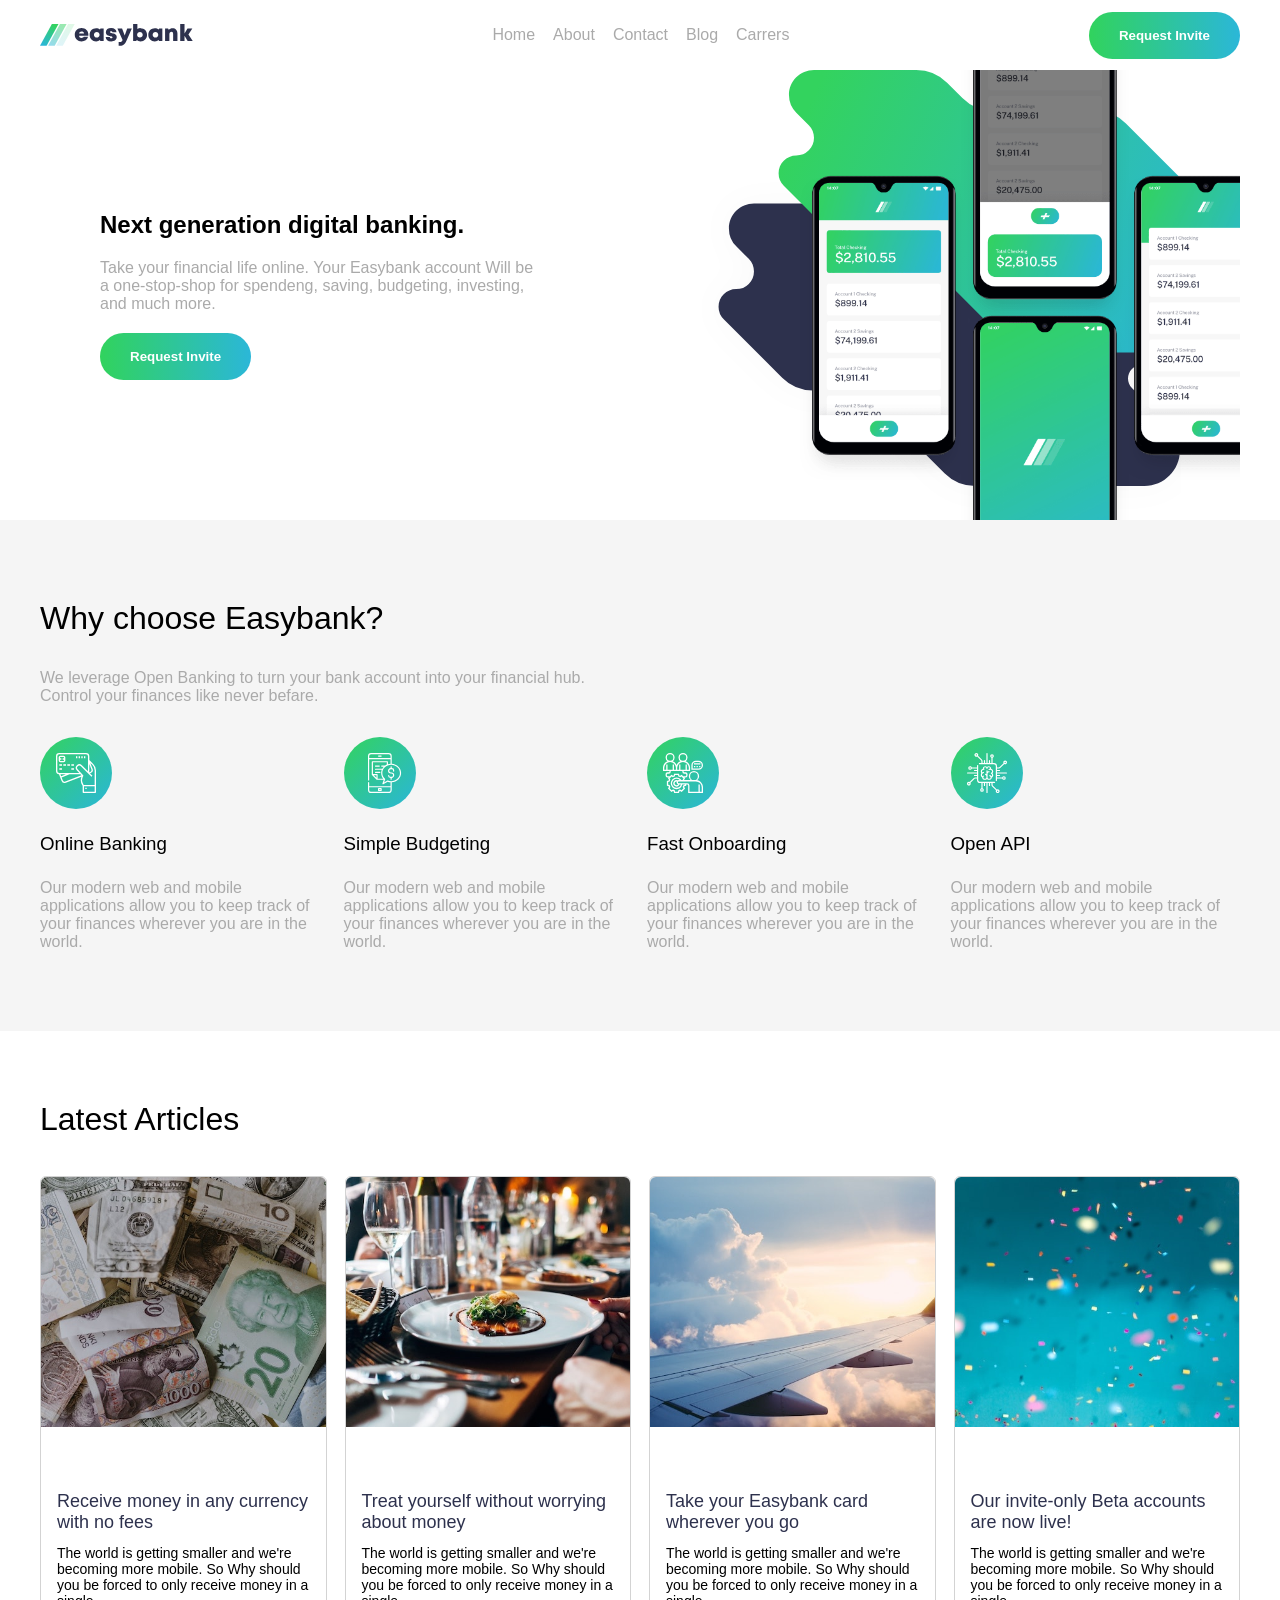
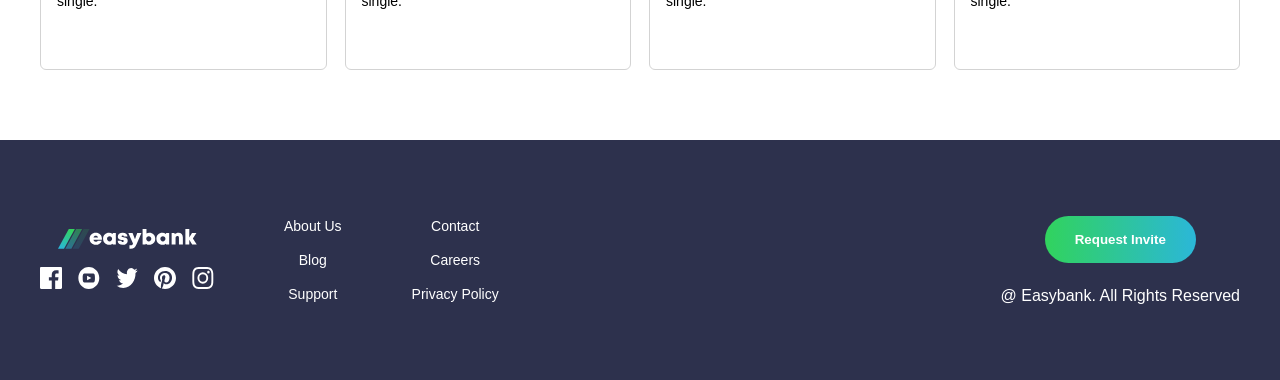
<file: practica-flexbox-2/index.html>
<!DOCTYPE html>
<html lang="es">
<head>
  <meta charset="UTF-8">
  <meta name="viewport" content="width=device-width, initial-scale=1.0">
  <link rel="stylesheet" href="style.css">
  <title>Práctica Diseño Flexbox 2</title>
</head>
<body>
  <header>
    <div class="contenido contenido-header">
      <img class="header-logo" src="images/logo.svg" alt="Logo">
      <nav class="header-nav">
        <a href="">Home</a>
        <a href="">About</a>
        <a href="">Contact</a>
        <a href="">Blog</a>
        <a href="">Carrers</a>
      </nav>
      <button class="boton-principal">Request Invite</button>
    </div>
  </header>
  <main>
    <section class="seccion-principal">
      <div class="contenido contenido-principal">
        <div class="contenido-principal-texto">
          <h1>Next generation digital banking.</h1>
          <p>Take your financial life online. Your Easybank account Will be a one-stop-shop for spendeng, saving, budgeting, investing, and much more.</p>
          <button class="boton-principal">Request Invite</button>
        </div>
        <img class="contenido-principal-bg" src="images/bg-intro-desktop.svg" alt="">
        <img class="contenido-principal-imagen" src="images/image-mockups.png" alt="">
      </div>
    </section>
    <section class="seccion-porque">
      <div class="contenido contenido-porque">
        <h2 href="">Why choose Easybank?</h2>
        <p>We leverage Open Banking to turn your bank account into your financial hub. Control your finances like never befare.</p>
        <div class="servicios">
          <div class="servicio">
            <img src="images/icon-online.svg" alt="">
            <h3>Online Banking</h3>
            <p>Our modern web and mobile applications allow you to keep track of your finances wherever you are in the world.</p>
          </div>
          <div class="servicio">
            <img src="images/icon-budgeting.svg" alt="">
            <h3>Simple Budgeting</h3>
            <p>Our modern web and mobile applications allow you to keep track of your finances wherever you are in the world.</p>
          </div>
          <div class="servicio">
            <img src="images/icon-onboarding.svg" alt="">
            <h3>Fast Onboarding</h3>
            <p>Our modern web and mobile applications allow you to keep track of your finances wherever you are in the world.</p>
          </div>
          <div class="servicio">
            <img src="images/icon-api.svg" alt="">
            <h3>Open API</h3>
            <p>Our modern web and mobile applications allow you to keep track of your finances wherever you are in the world.</p>
          </div>
        </div>
      </div>
    </section>
    <section class="seccion-articles">
      <div class="contenido contenido-articles">
        <h2 href="">Latest Articles</h2>
        <div class="articulos">
          <article class="articulo">
            <img src="images/image-currency.jpg" alt="">
            <div>
              <h3>Receive money in any currency with no fees</h3>
              <p>The world is getting smaller and we're becoming more mobile. So Why should you be forced to only receive money in a single.</p>
            </div>
          </article>
          <article class="articulo">
            <img src="images/image-restaurant.jpg" alt="">
            <div>
              <h3>Treat yourself without worrying about money</h3>
              <p>The world is getting smaller and we're becoming more mobile. So Why should you be forced to only receive money in a single.</p>
            </div>
          </article>
          <article class="articulo">
            <img src="images/image-plane.jpg" alt="">
            <div>
              <h3>Take your Easybank card wherever you go</h3>
              <p>The world is getting smaller and we're becoming more mobile. So Why should you be forced to only receive money in a single.</p>
            </div>
          </article>
          <article class="articulo">
            <img src="images/image-confetti.jpg" alt="">
            <div>
              <h3>Our invite-only Beta accounts are now live!</h3>
              <p>The world is getting smaller and we're becoming more mobile. So Why should you be forced to only receive money in a single.</p>
            </div>
          </article>
        </div>
      </div>
    </section>
  </main>
  <footer>
    <div class="contenido contenido-footer">
      <div class="footer-links">
        <div class="footer-links-container">
          <img class="footer-logo" src="images/logo-white.svg" alt="Logo">
          <div class="footer-social">
            <a href=""><img src="images/icon-facebook.svg" alt=""></a>
            <a href=""><img src="images/icon-youtube.svg" alt=""></a>
            <a href=""><img src="images/icon-twitter.svg" alt=""></a>
            <a href=""><img src="images/icon-pinterest.svg" alt=""></a>
            <a href=""><img src="images/icon-instagram.svg" alt=""></a>
          </div>
        </div>
        <div class="footer-links-container">
          <a href="">About Us</a>
          <a href="">Blog</a>
          <a href="">Support</a>
        </div>
        <div class="footer-links-container">
          <a href="">Contact</a>
          <a href="">Careers</a>
          <a href="">Privacy Policy</a>          
        </div>
      </div>
      <div class="footer-request">
        <button class="boton-principal">Request Invite</button>
        <p>@ Easybank. All Rights Reserved</p>
      </div>
    </div>
  </footer>
</body>
</html>
</file>
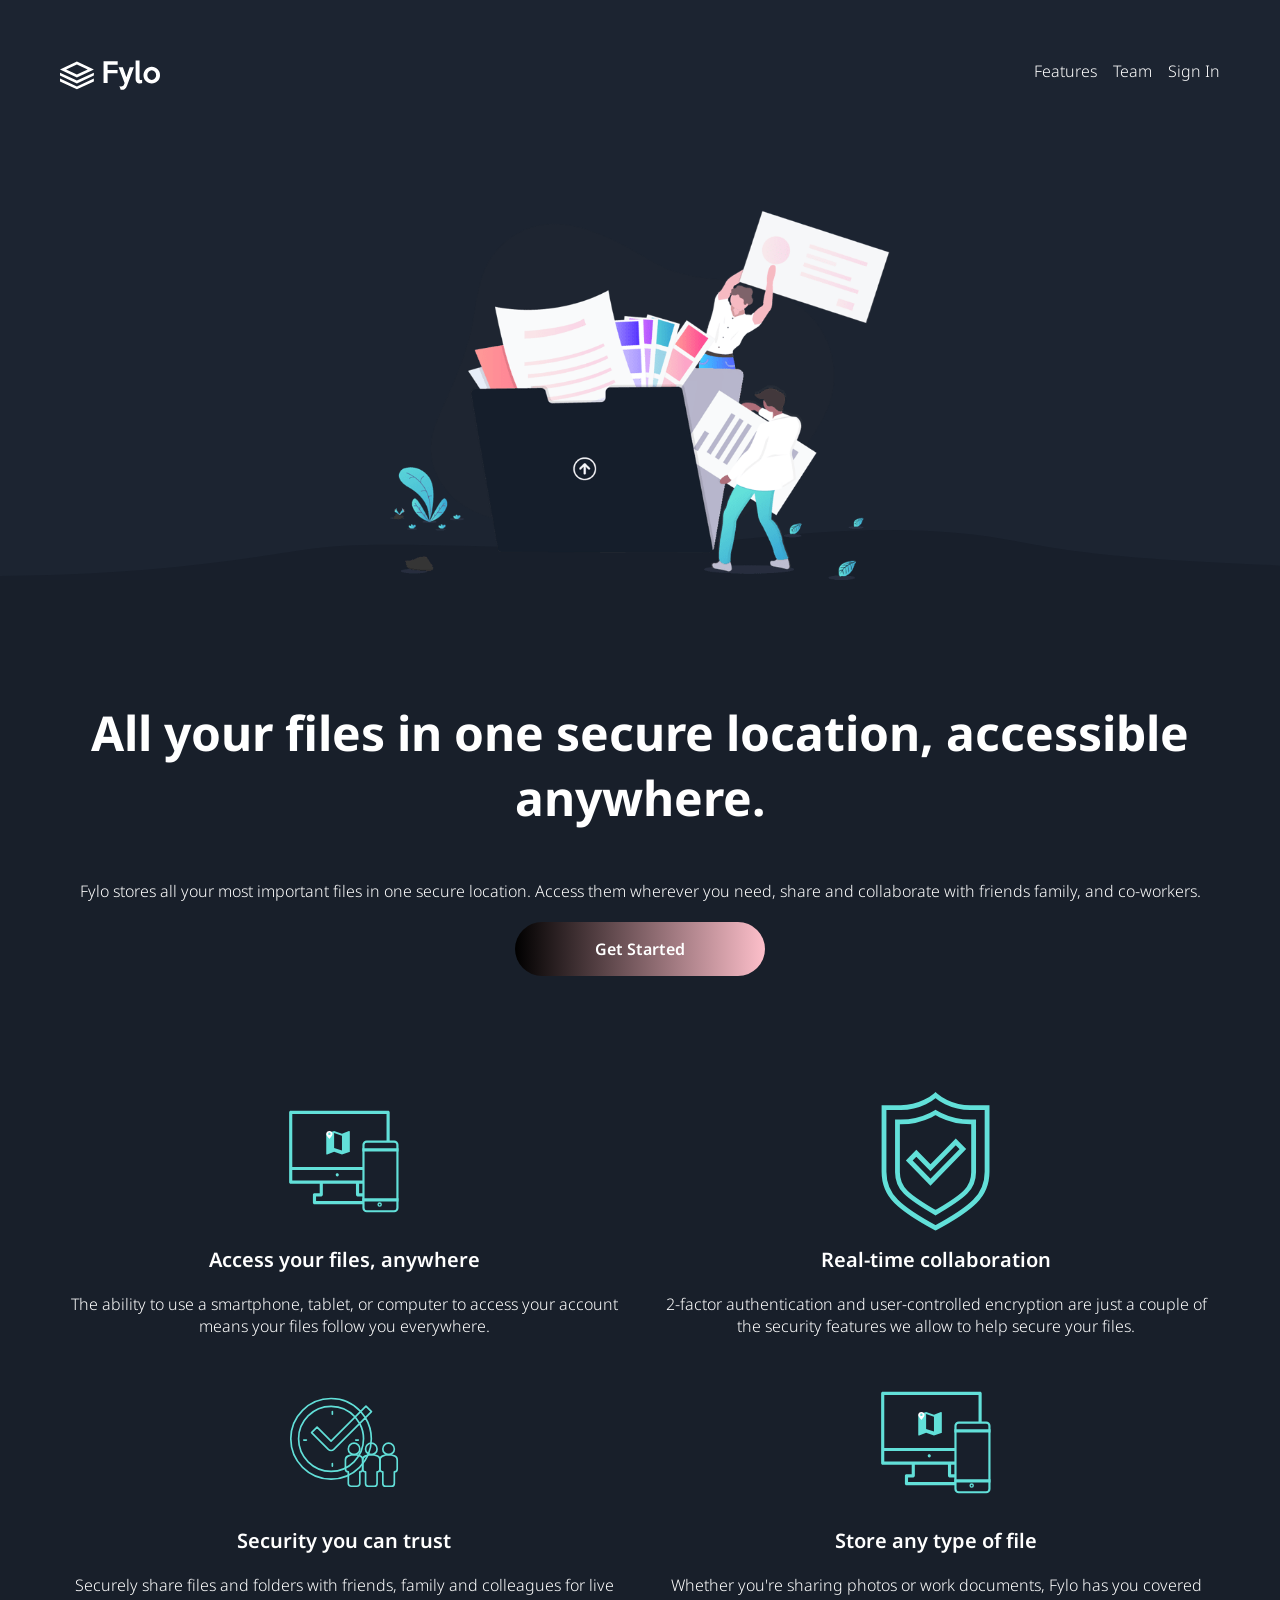
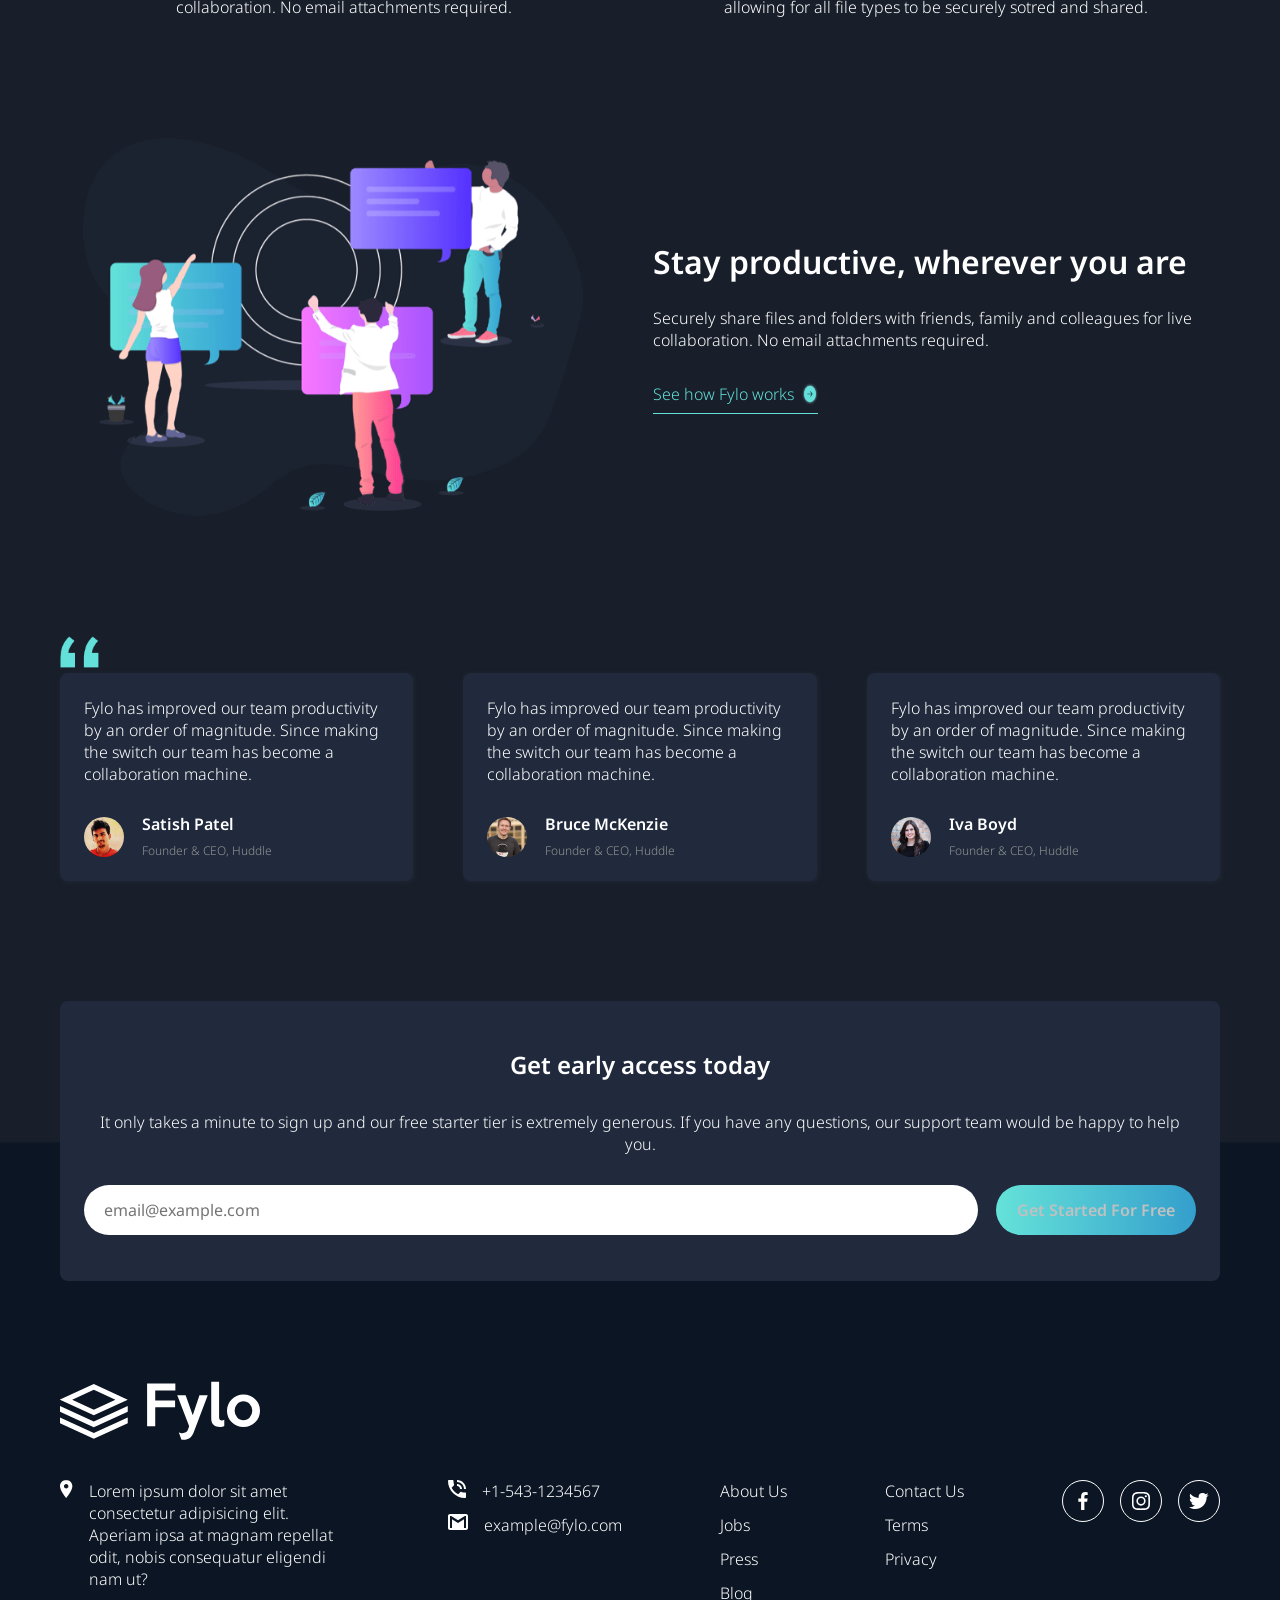
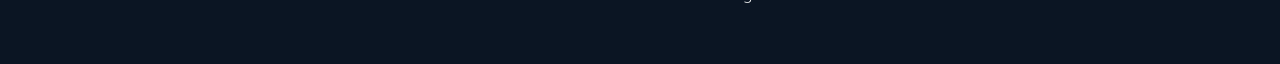
<file: practica-flexbox/index.html>
<!DOCTYPE html>
<html lang="es">
<head>
  <meta charset="UTF-8">
  <meta name="viewport" content="width=device-width, initial-scale=1.0">
  <link rel="shortcut icon" href="images/favicon-32x32.png" type="image/png">
  <link rel="stylesheet" href="style.css">
  <title>Práctica Diseño Flexbox</title>
</head>
<body>
  <header>
    <div class="contenido contenido-header">
      <img class="header-logo" src="images/logo.svg" alt="">
      <nav class="header-nav">
        <a href="">Features</a>
        <a href="">Team</a>
        <a href="">Sign In</a>
      </nav>
    </div>
  </header>
  <main>
    <section class="seccion-principal">
      <div class="seccion-principal-imagenes">
        <img class="seccion-principal-img" src="images/illustration-intro.png" alt="">
        <img class="seccion-principal-curva" src="images/bg-curvy-desktop.svg" alt="">
      </div>
      <div class="contenido contenido-principal">
        <h2>All your files in one secure location, accessible anywhere.</h2>
        <p>Fylo stores all your most important files in one secure location. Access them wherever you need, share and collaborate with friends family, and co-workers.</p>
        <button>Get Started</button>
      </div>
    </section>
    <section>
      <div class="contenido contenido-servicios">
        <div class="servicio">
          <div class="servicio-imagen">
            <img src="images/icon-access-anywhere.svg" alt="">
          </div>
          <h4>Access your files, anywhere</h4>
          <p>The ability to use a smartphone, tablet, or computer to access your account means your files follow you everywhere.</p>
        </div>
        <div class="servicio">
          <div class="servicio-imagen">
            <img src="images/icon-security.svg" alt="">
          </div>
          <h4>Real-time collaboration</h4>
          <p>2-factor authentication and user-controlled encryption are just a couple of the security features we allow to help secure your files.</p>
        </div>
        <div class="servicio">
          <div class="servicio-imagen">
            <img src="images/icon-collaboration.svg" alt="">
          </div>
          <h4>Security you can trust</h4>
          <p>Securely share files and folders with friends, family and colleagues for live collaboration. No email attachments required.</p>
        </div>
        <div class="servicio">
          <div class="servicio-imagen">
            <img src="images/icon-access-anywhere.svg" alt="">
          </div>
          <h4>Store any type of file</h4>
          <p>Whether you're sharing photos or work documents, Fylo has you covered allowing for all file types to be securely sotred and shared.</p>
        </div>
      </div>
    </section>
    <section>
      <div class="contenido contenido-productivo">
        <img class="contenido-productivo-imagen" src="images/illustration-stay-productive.png" alt="Productivo Imagen">
        <div class="contenido-productivo-texto">
          <h3>Stay productive, wherever you are</h3>
          <p>Securely share files and folders with friends, family and colleagues for live collaboration. No email attachments required.</p>
          <div class="contenido-productivo-boton">
            <p>See how Fylo works</p>
            <img src="images/icon-arrow.svg" alt="">
          </div>
        </div>
      </div>
    </section>
    <section>
      <div class="contenido contenido-notas">
        <img class="seccion-notas-comillas" src="images/bg-quotes.png" alt="">
        <div class="notas">
          <div class="nota">
            <p>Fylo has improved our team productivity by an order of magnitude. Since making the switch our team has become a collaboration machine.</p>
            <div class="avatar">
              <img class="avatar-imagen" src="images/profile-1.jpg" alt="">
              <div class="avatar-text">
                <h6>Satish Patel</h6>
                <p>Founder & CEO, Huddle</p>
              </div>
            </div>
          </div>
          <div class="nota">
            <p>Fylo has improved our team productivity by an order of magnitude. Since making the switch our team has become a collaboration machine.</p>
            <div class="avatar">
              <img class="avatar-imagen" src="images/profile-2.jpg" alt="">
              <div class="avatar-text">
                <h6>Bruce McKenzie</h6>
                <p>Founder & CEO, Huddle</p>
              </div>
            </div>
          </div>
          <div class="nota">
            <p>Fylo has improved our team productivity by an order of magnitude. Since making the switch our team has become a collaboration machine.</p>
            <div class="avatar">
              <img class="avatar-imagen" src="images/profile-3.jpg" alt="">
              <div class="avatar-text">
                <h6>Iva Boyd</h6>
                <p>Founder & CEO, Huddle</p>
              </div>
            </div>
          </div>
        </div>
      </div>
    </section>
    <section class="seccion-contacto">
      <div class="contenido">
        <div class="contenido-contacto">
          <h5>Get early access today</h5>
          <p>It only takes a minute to sign up and our free starter tier is extremely generous. If you have any questions, our support team would be happy to help you.</p>
          <form class="form-contacto">
            <input type="email" placeholder="email@example.com">
            <button>Get Started For Free</button>
          </form>
        </div>
      </div>
    </section>
  </main>
  <footer>
    <div class="contenido contenido-footer">
      <img class="logo-footer" src="images/logo.svg" alt="Fylo Logo">
      <div class="secciones-footer">
        <div class="secciones-footer-about">
          <img src="images/icon-location.svg" alt="">
          <p>Lorem ipsum dolor sit amet consectetur adipisicing elit. Aperiam ipsa at magnam repellat odit, nobis consequatur eligendi nam ut?</p>
        </div>
        <div class="secciones-footer-enlaces">
          <div>
            <img src="images/icon-phone.svg" alt="">
            <p>+1-543-1234567</p>
          </div>
          <div>
            <img src="images/icon-email.svg" alt="">
            <p>example@fylo.com</p>
          </div>
        </div>
        <div class="secciones-footer-enlaces">
          <a href="">About Us</a>
          <a href="">Jobs</a>
          <a href="">Press</a>
          <a href="">Blog</a>
        </div>
        <div class="secciones-footer-enlaces">
          <a href="">Contact Us</a>
          <a href="">Terms</a>
          <a href="">Privacy</a>
        </div>
        <div class="secciones-footer-rrss">
          <a href="">
            <img src="images/fb.svg" alt="">
          </a>
          <a href="">
            <img src="images/instagram.svg" alt="">
          </a>
          <a href="">
            <img src="images/twitter.svg" alt="">
          </a>
        </div>
      </div>
    </div>
  </footer>
</body>
</html>
</file>
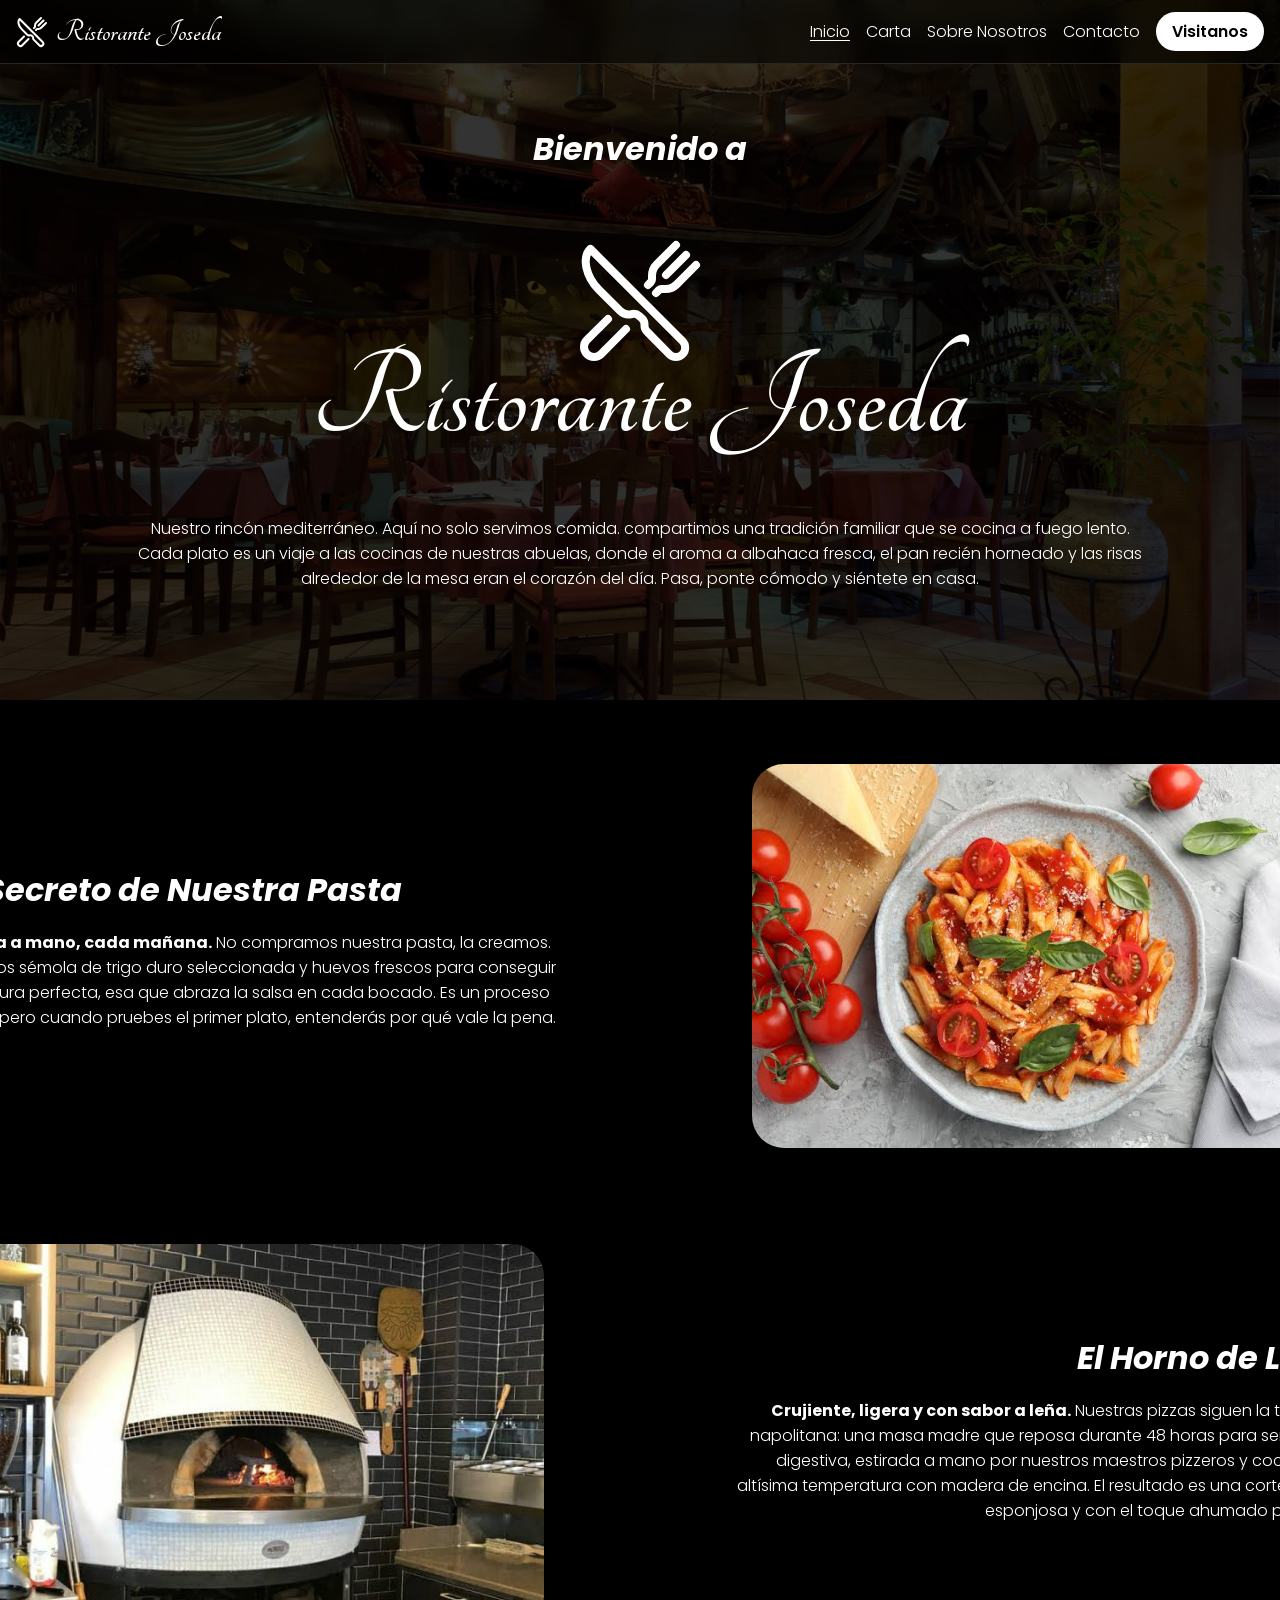
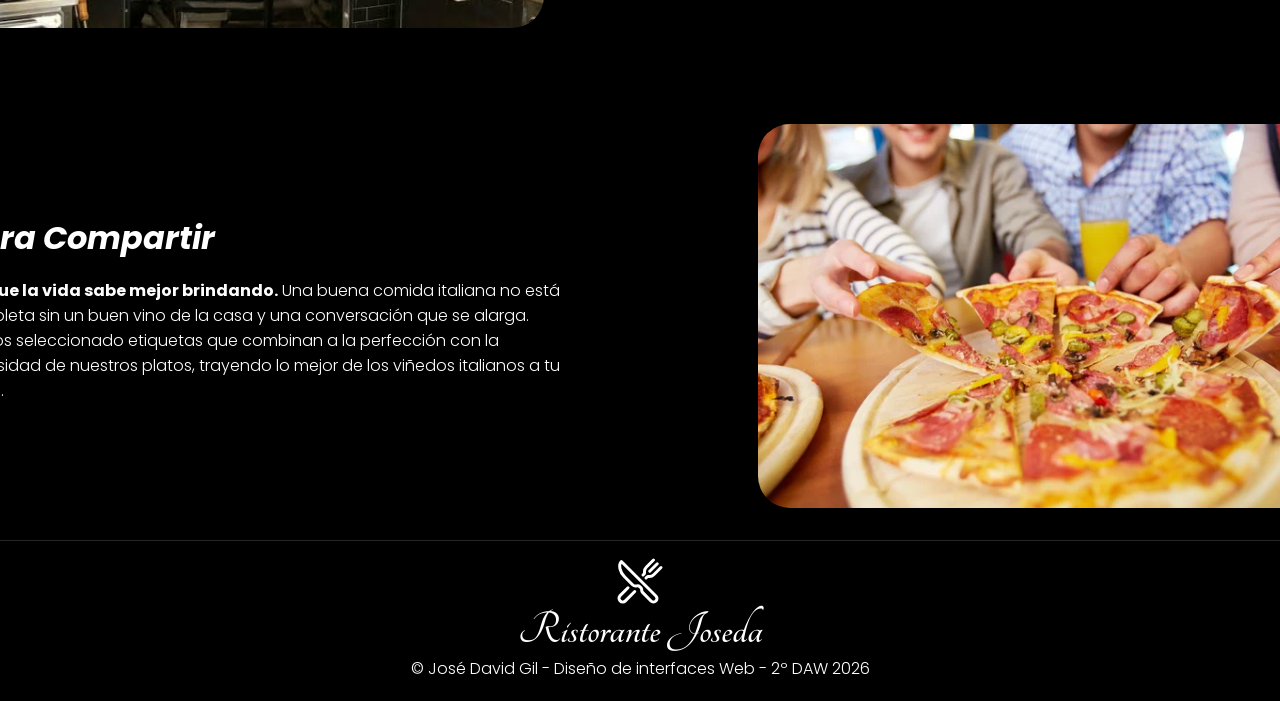
<file: prueba-inicial/index.html>
<!DOCTYPE html>
<html lang="es">
<head>
  <meta charset="UTF-8">
  <meta name="viewport" content="width=device-width, initial-scale=1.0">
  <title>Ristorante Joseda - Prueba Inicial</title>
  <link rel="stylesheet" href="src/style.css">
  <link rel="icon" href="public/logo.svg" type="image/x-icon">
</head>
<body>
  <header>
    <a class="header-title" href="/">
      <img src="public/logo.svg" alt="" class="header-icon">
      <h1 class="header-text">Ristorante Joseda</h1>
    </a>
    <nav class="header-nav">
      <ul class="header-list">
        <li><a href="/" class="header-nav-element nav-selected">Inicio</a></li>
        <li><a href="/carta" class="header-nav-element">Carta</a></li>
        <li><a href="/nosotros" class="header-nav-element">Sobre Nosotros</a></li>
        <li><a href="/contacto" class="header-nav-element">Contacto</a></li>
        <li><a href="/visita" class="header-nav-element-important">Visitanos</a></li>
      </ul>
    </nav>
  </header>

  <!-- Parte principal de la web -->
  <main style="margin-top: 0;">
    <section class="section-hero">
      <img class="section-hero-bg" src="public/background.jpg" alt="">
      <div class="section-hero-content">
        <h3 class="hero-welcome-text">Bienvenido a</h3>
        <div class="hero-logo">
          <img src="public/logo.svg" alt="" class="hero-logo-icon">
          <h1 class="hero-logo-text">Ristorante Joseda</h1>
        </div>
        <p>Nuestro rincón mediterráneo. Aquí no solo servimos comida. compartimos una tradición familiar que se cocina a fuego lento. Cada plato es un viaje a las cocinas de nuestras abuelas, donde el aroma a albahaca fresca, el pan recién horneado y las risas alrededor de la mesa eran el corazón del día. Pasa, ponte cómodo y siéntete en casa.</p>
      </div>
    </section>

    <section class="section-description">
      <div class="section-description-text">
        <h4>El Secreto de Nuestra Pasta</h4>
        <p>
          <b>Hecha a mano, cada mañana.</b>
          No compramos nuestra pasta, la creamos. Usamos sémola de trigo duro seleccionada y huevos frescos para conseguir la textura perfecta, esa que abraza la salsa en cada bocado. Es un proceso lento, pero cuando pruebes el primer plato, entenderás por qué vale la pena.
        </p>
      </div>
      <img class="section-description-img" src="public/descriptions/pasta.jpg" alt="">
    </section>

    <section class="section-description section-description-left">
      <img class="section-description-img" src="public/descriptions/horno.jpg" alt="">
      <div class="section-description-text">
        <h4>El Horno de Leña</h4>
        <p>
          <b>Crujiente, ligera y con sabor a leña.</b>
          Nuestras pizzas siguen la tradición napolitana: una masa madre que reposa durante 48 horas para ser ligera y digestiva, estirada a mano por nuestros maestros pizzeros y cocinada a altísima temperatura con madera de encina. El resultado es una corteza alta, esponjosa y con el toque ahumado perfecto.
        </p>
      </div>
    </section>
    
    <section class="section-description">
      <div class="section-description-text">
        <h4>Para Compartir</h4>
        <p>
          <b>Porque la vida sabe mejor brindando.</b>
          Una buena comida italiana no está completa sin un buen vino de la casa y una conversación que se alarga. Hemos seleccionado etiquetas que combinan a la perfección con la intensidad de nuestros platos, trayendo lo mejor de los viñedos italianos a tu copa.
        </p>
      </div>
      <img class="section-description-img" src="public/descriptions/compartir.jpg" alt="">
    </section>
  </main>

  <footer>
    <div class="footer-logo">
      <img src="public/logo.svg" alt="" class="footer-logo-icon">
      <h1 class="footer-logo-text">Ristorante Joseda</h1>
      <span class="footer-logo-copy">© José David Gil - Diseño de interfaces Web - 2º DAW 2026</span>
    </div>

  </footer>
</body>
</html>
</file>
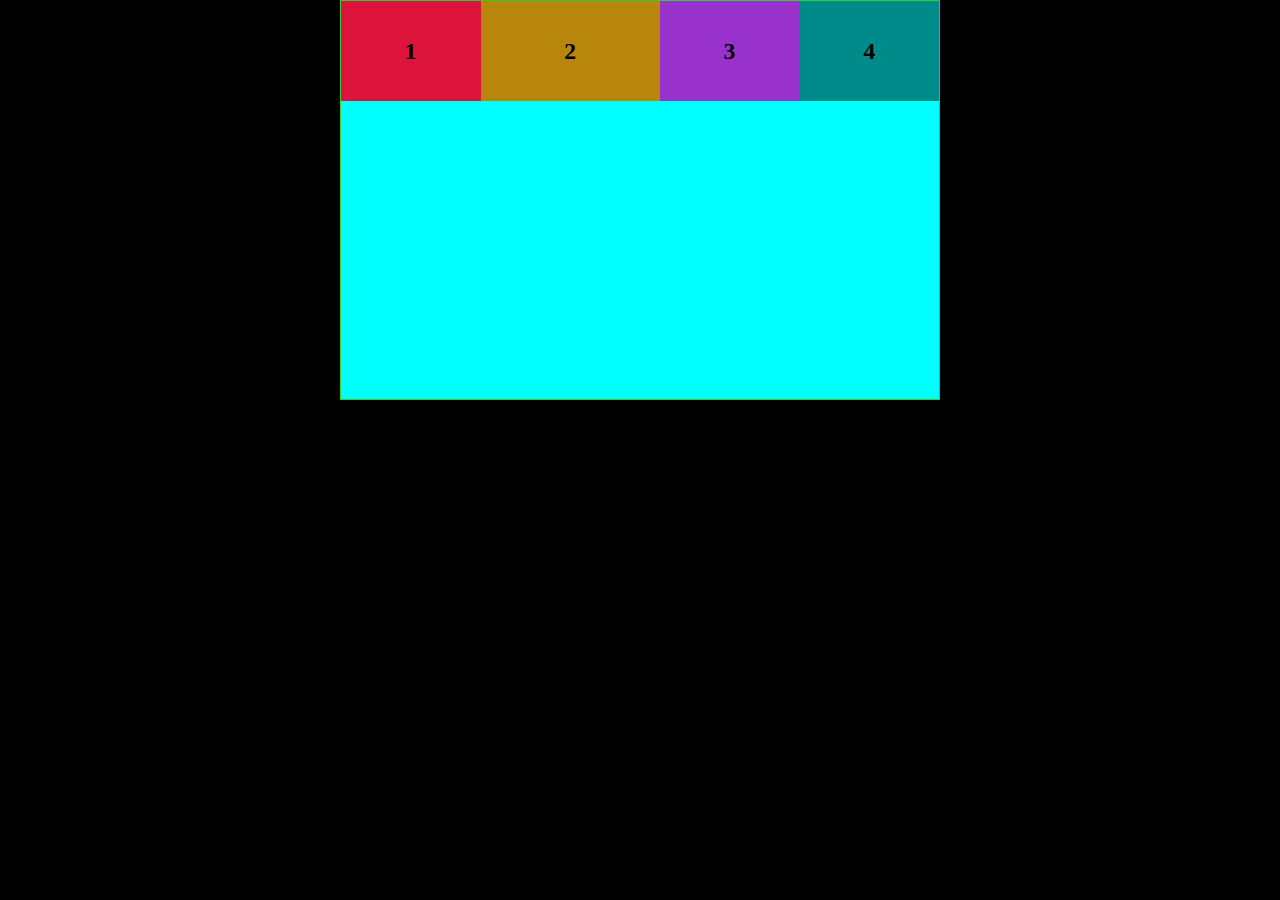
<file: apuntes/flex-box/index.html>
<!DOCTYPE html>
<html lang="es">
<head>
  <meta charset="UTF-8">
  <meta name="viewport" content="width=device-width, initial-scale=1.0">
  <link rel="stylesheet" href="style.css">
  <title>Apuntes de Flex Box</title>
</head>
<body>
  <div class="container">
    <section class="item item1">
      <h2>1</h2>
    </section>

    <section class="item item2">
      <h2>2</h2>
    </section>

    <section class="item item3">
      <h2>3</h2>
    </section>

    <section class="item item4">
      <h2>4</h2>
    </section>

    <!-- <section class="item item1">
      <h2>1</h2>
    </section> -->
  </div>
</body>
</html>
</file>
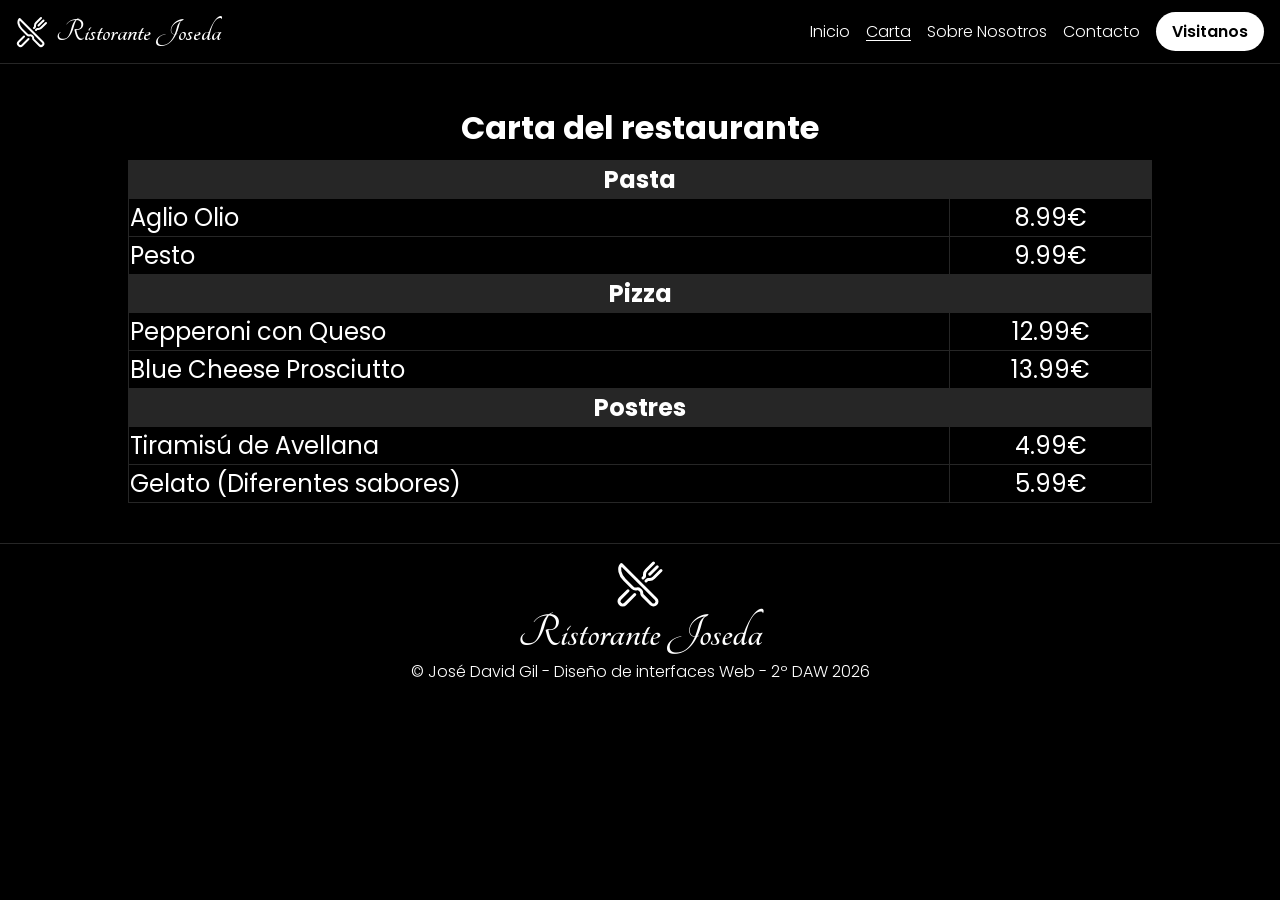
<file: prueba-inicial/carta/index.html>
<!DOCTYPE html>
<html lang="es">
<head>
  <meta charset="UTF-8">
  <meta name="viewport" content="width=device-width, initial-scale=1.0">
  <title>Ristorante Joseda - Prueba Inicial</title>
  <link rel="stylesheet" href="../src/style.css">
  <link rel="icon" href="../public/logo.svg" type="image/x-icon">
</head>
<body>
  <header>
    <a class="header-title" href="../">
      <img src="../public/logo.svg" alt="" class="header-icon">
      <h1 class="header-text">Ristorante Joseda</h1>
    </a>
    <nav class="header-nav">
      <ul class="header-list">
        <li><a href="../" class="header-nav-element">Inicio</a></li>
        <li><a href="../carta" class="header-nav-element nav-selected">Carta</a></li>
        <li><a href="../nosotros" class="header-nav-element">Sobre Nosotros</a></li>
        <li><a href="../contacto" class="header-nav-element">Contacto</a></li>
        <li><a href="../visita" class="header-nav-element-important">Visitanos</a></li>
      </ul>
    </nav>
  </header>

  <!-- Parte principal de la web -->
  <main>
    <section class="section">
      <h4>Carta del restaurante</h4>
      <table class="menu-table" border>
        <tr>
          <th colspan="2">Pasta</th>
        </tr>
        <tr>
          <td>Aglio Olio</td>
          <td class="menu-table-price">8.99€</td>
        </tr>
        <tr>
          <td>Pesto</td>
          <td class="menu-table-price">9.99€</td>
        </tr>
        <tr>
          <th colspan="2">Pizza</th>
        </tr>
        <tr>
          <td>Pepperoni con Queso</td>
          <td class="menu-table-price">12.99€</td>
        </tr>
        <tr>
          <td>Blue Cheese Prosciutto</td>
          <td class="menu-table-price">13.99€</td>
        </tr>
        <tr>
          <th colspan="2">Postres</th>
        </tr>
        <tr>
          <td>Tiramisú de Avellana</td>
          <td class="menu-table-price">4.99€</td>
        </tr>
        <tr>
          <td>Gelato (Diferentes sabores)</td>
          <td class="menu-table-price">5.99€</td>
        </tr>
      </table>
    </section>
  </main>

  <footer>
    <div class="footer-logo">
      <img src="../public/logo.svg" alt="" class="footer-logo-icon">
      <h1 class="footer-logo-text">Ristorante Joseda</h1>
      <span class="footer-logo-copy">© José David Gil - Diseño de interfaces Web - 2º DAW 2026</span>
    </div>

  </footer>
</body>
</html>
</file>
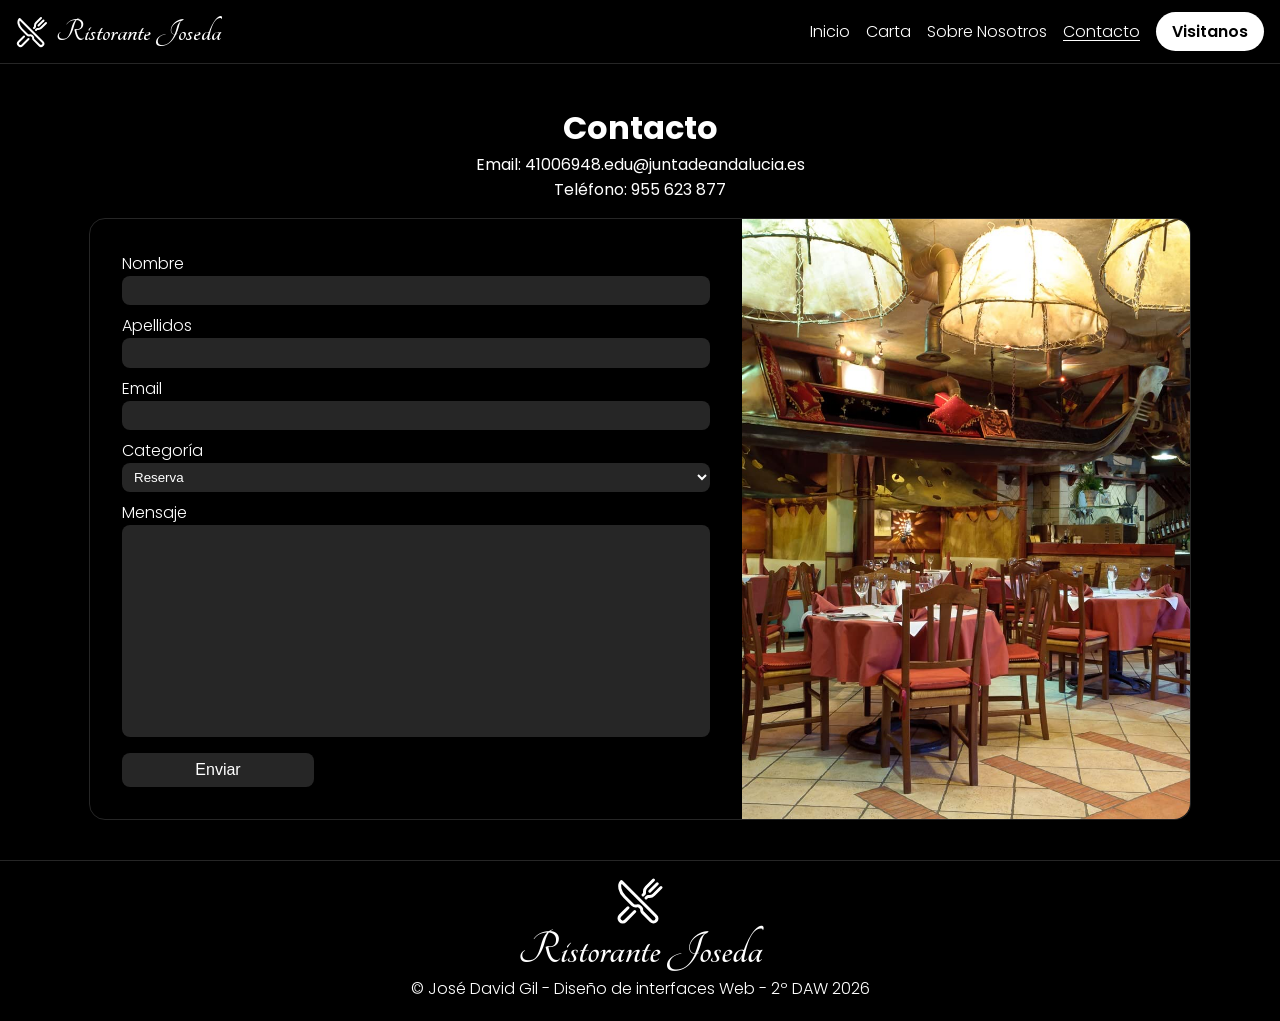
<file: prueba-inicial/contacto/index.html>
<!DOCTYPE html>
<html lang="es">
<head>
  <meta charset="UTF-8">
  <meta name="viewport" content="width=device-width, initial-scale=1.0">
  <title>Ristorante Joseda - Prueba Inicial</title>
  <link rel="stylesheet" href="../src/style.css">
  <link rel="icon" href="../public/logo.svg" type="image/x-icon">
</head>
<body>
  <header>
    <a class="header-title" href="../">
      <img src="../public/logo.svg" alt="" class="header-icon">
      <h1 class="header-text">Ristorante Joseda</h1>
    </a>
    <nav class="header-nav">
      <ul class="header-list">
        <li><a href="../" class="header-nav-element">Inicio</a></li>
        <li><a href="../carta" class="header-nav-element">Carta</a></li>
        <li><a href="../nosotros" class="header-nav-element">Sobre Nosotros</a></li>
        <li><a href="../contacto" class="header-nav-element nav-selected">Contacto</a></li>
        <li><a href="../visita" class="header-nav-element-important">Visitanos</a></li>
      </ul>
    </nav>
  </header>

  <!-- Parte principal de la web -->
  <main>
    <section class="section">
      <h4>Contacto</h4>
    <p>Email: 41006948.edu@juntadeandalucia.es<br>Teléfono: 955 623 877</p>
      <div class="contact">
        <form class="form-contact">
          <label for="contact-name">Nombre</label>
          <input type="text" name="" id="contact-name" required>

          <label for="contact-surname">Apellidos</label>
          <input type="text" name="" id="contact-surname" required>
          
          <label for="contact-mail">Email</label>
          <input type="email" name="" id="contact-mail" required>

          <label for="contact-category">Categoría</label>
          <select name="" id="contact-category" required>
            <option value="1">Reserva</option>
            <option value="1">Pregunta</option>
            <option value="1">Sugerencia</option>
            <option value="1">Cocina</option>
            <option value="1">Limpieza</option>
            <option value="1">Camareros</option>
            <option value="1">Mesas</option>
          </select>
          
          <label for="contact-message">Mensaje</label>
          <textarea name="" id="contact-message" required></textarea>

          <button class="contact-send">Enviar</button>
        </form>
        <img src="../public/background.jpg" alt="">
      </div>
    </section>
  </main>

  <footer>
    <div class="footer-logo">
      <img src="../public/logo.svg" alt="" class="footer-logo-icon">
      <h1 class="footer-logo-text">Ristorante Joseda</h1>
      <span class="footer-logo-copy">© José David Gil - Diseño de interfaces Web - 2º DAW 2026</span>
    </div>

  </footer>
</body>
</html>
</file>
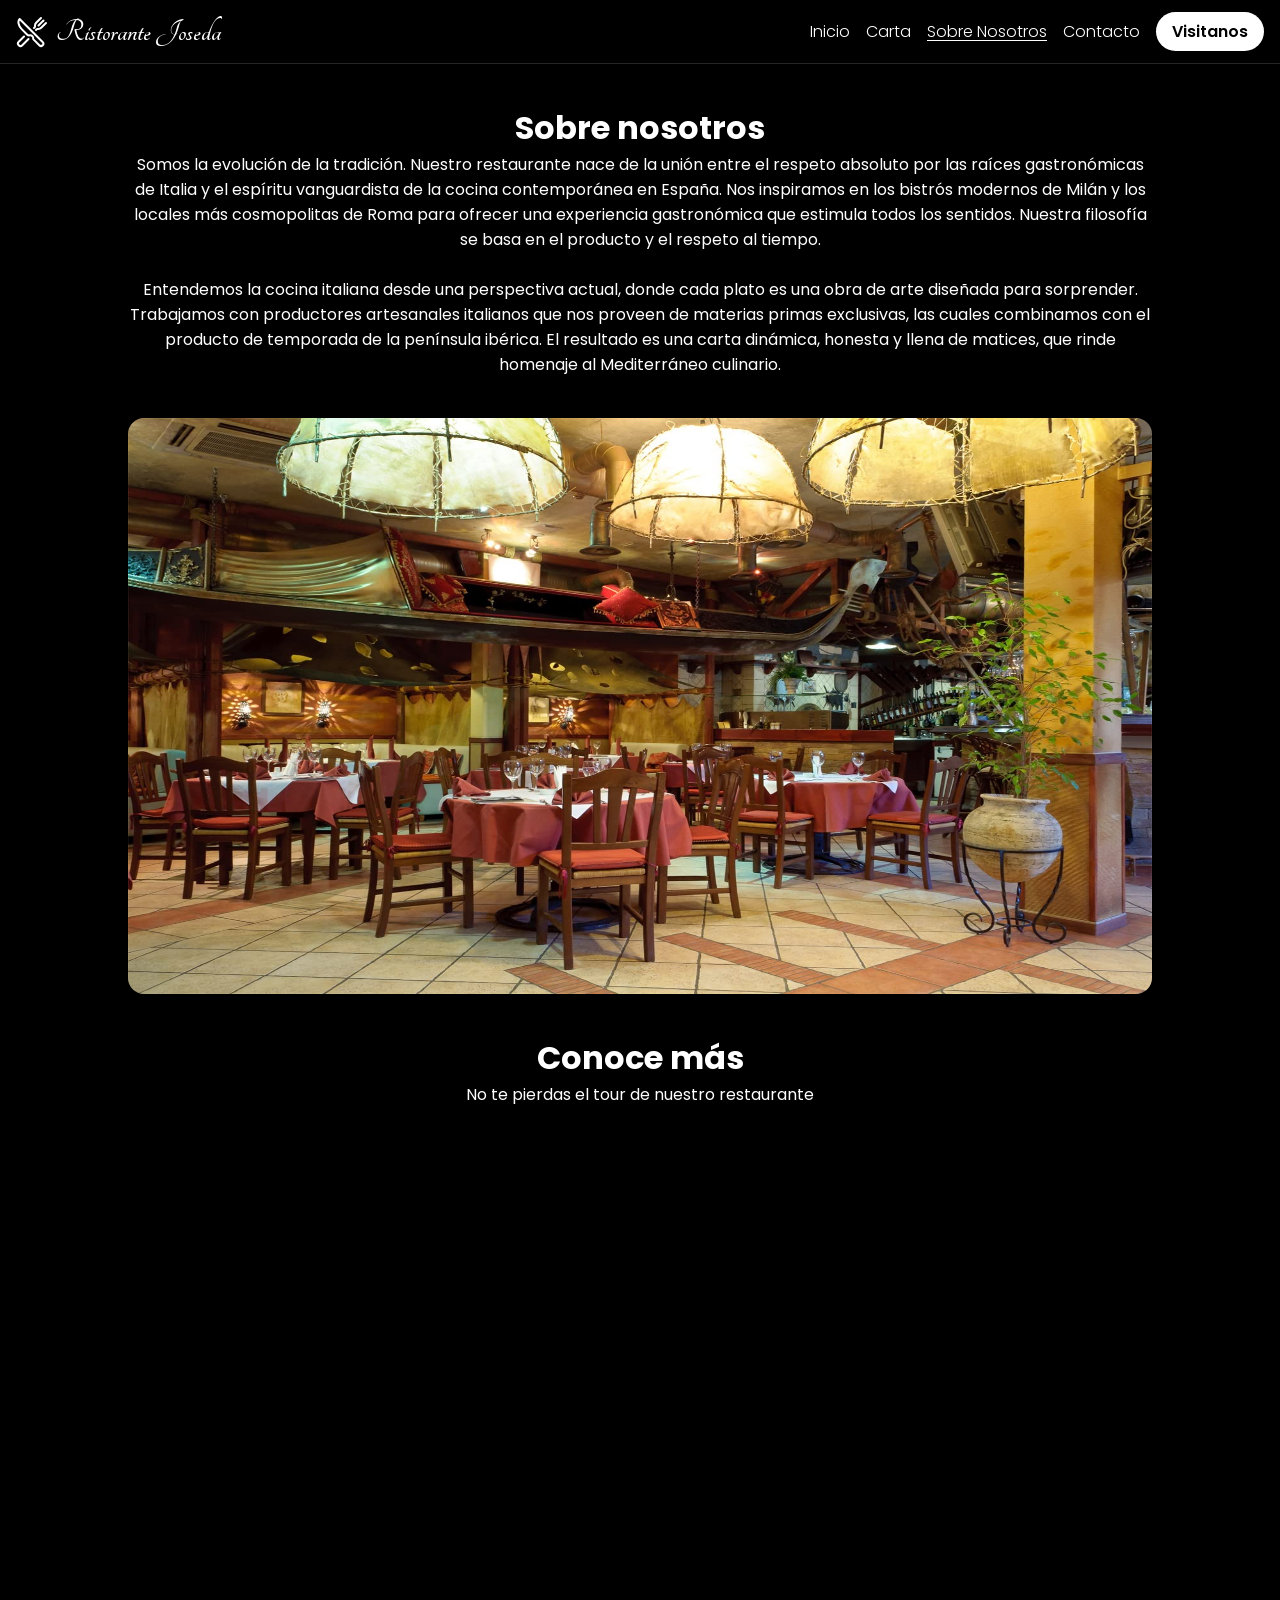
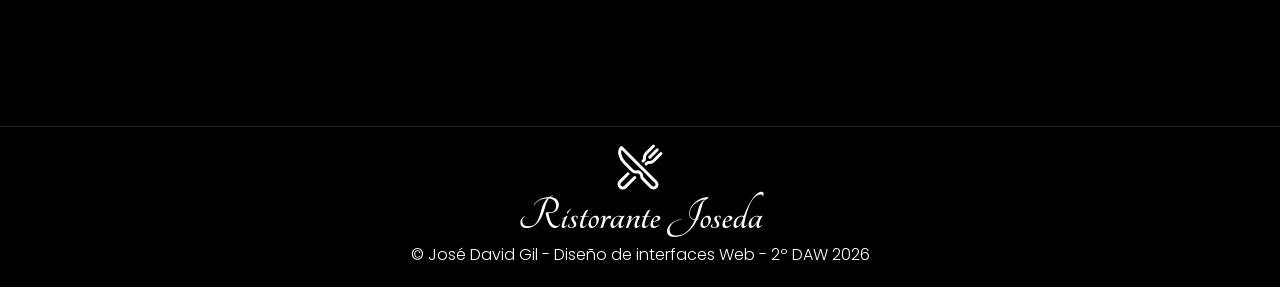
<file: prueba-inicial/nosotros/index.html>
<!DOCTYPE html>
<html lang="es">
<head>
  <meta charset="UTF-8">
  <meta name="viewport" content="width=device-width, initial-scale=1.0">
  <title>Ristorante Joseda - Prueba Inicial</title>
  <link rel="stylesheet" href="../src/style.css">
  <link rel="icon" href="../public/logo.svg" type="image/x-icon">
</head>
<body>
  <header>
    <a class="header-title" href="../">
      <img src="../public/logo.svg" alt="" class="header-icon">
      <h1 class="header-text">Ristorante Joseda</h1>
    </a>
    <nav class="header-nav">
      <ul class="header-list">
        <li><a href="../" class="header-nav-element">Inicio</a></li>
        <li><a href="../carta" class="header-nav-element">Carta</a></li>
        <li><a href="../nosotros" class="header-nav-element nav-selected">Sobre Nosotros</a></li>
        <li><a href="../contacto" class="header-nav-element">Contacto</a></li>
        <li><a href="../visita" class="header-nav-element-important">Visitanos</a></li>
      </ul>
    </nav>
  </header>

  <!-- Parte principal de la web -->
  <main>
    <section class="section">
      <h4>Sobre nosotros</h4>
      <p>
        Somos la evolución de la tradición. Nuestro restaurante nace de la unión entre el respeto absoluto 
        por las raíces gastronómicas de Italia y el espíritu vanguardista de la cocina contemporánea en 
        España. Nos inspiramos en los bistrós modernos de Milán y los locales más cosmopolitas de Roma para 
        ofrecer una experiencia gastronómica que estimula todos los sentidos. Nuestra filosofía se basa 
        en el producto y el respeto al tiempo. 
        <br>
        <br>
        Entendemos la cocina italiana desde una perspectiva actual, donde 
        cada plato es una obra de arte diseñada para sorprender. Trabajamos con productores artesanales 
        italianos que nos proveen de materias primas exclusivas, las cuales combinamos con el producto de 
        temporada de la península ibérica. El resultado es una carta dinámica, honesta y llena de matices, 
        que rinde homenaje al Mediterráneo culinario.
      </p>
      <br>
      <img src="../public/background.jpg" alt="">
    </section>
    <section class="section">
      <h4>Conoce más</h4>
      <p>No te pierdas el tour de nuestro restaurante</p>
      <iframe style="width: 1000px; border-radius: 1rem; aspect-ratio: 16/9;" src="https://www.youtube.com/embed/ivoUwRS_Ul4?si=37FS7WWz3QdB7J6I" title="YouTube video player" frameborder="0" allow="accelerometer; autoplay; clipboard-write; encrypted-media; gyroscope; picture-in-picture; web-share" referrerpolicy="strict-origin-when-cross-origin" allowfullscreen></iframe>
    </section>
  </main>

  <footer>
    <div class="footer-logo">
      <img src="../public/logo.svg" alt="" class="footer-logo-icon">
      <h1 class="footer-logo-text">Ristorante Joseda</h1>
      <span class="footer-logo-copy">© José David Gil - Diseño de interfaces Web - 2º DAW 2026</span>
    </div>

  </footer>
</body>
</html>
</file>
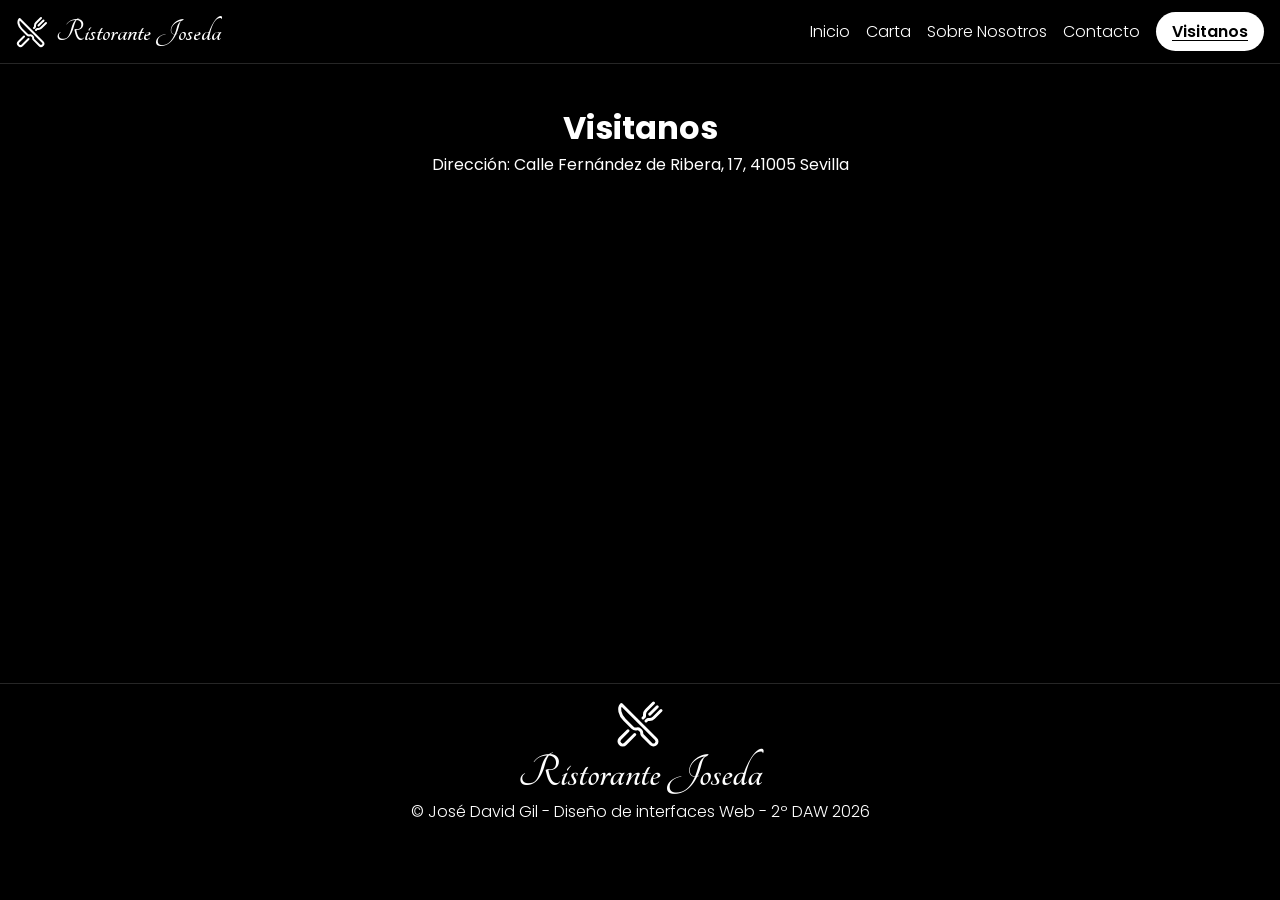
<file: prueba-inicial/visita/index.html>
<!DOCTYPE html>
<html lang="es">
<head>
  <meta charset="UTF-8">
  <meta name="viewport" content="width=device-width, initial-scale=1.0">
  <title>Ristorante Joseda - Prueba Inicial</title>
  <link rel="stylesheet" href="../src/style.css">
  <link rel="icon" href="../public/logo.svg" type="image/x-icon">
</head>
<body>
  <header>
    <a class="header-title" href="../">
      <img src="../public/logo.svg" alt="" class="header-icon">
      <h1 class="header-text">Ristorante Joseda</h1>
    </a>
    <nav class="header-nav">
      <ul class="header-list">
        <li><a href="../" class="header-nav-element">Inicio</a></li>
        <li><a href="../carta" class="header-nav-element">Carta</a></li>
        <li><a href="../nosotros" class="header-nav-element">Sobre Nosotros</a></li>
        <li><a href="../contacto" class="header-nav-element">Contacto</a></li>
        <li><a href="../visita" class="header-nav-element-important nav-selected">Visitanos</a></li>
      </ul>
    </nav>
  </header>

  <!-- Parte principal de la web -->
  <main>
    <section class="section">
      <h4>Visitanos</h4>
      <p>Dirección: Calle Fernández de Ribera, 17, 41005 Sevilla</p>
      <iframe src="https://www.google.com/maps/embed?pb=!1m18!1m12!1m3!1d3170.576402822246!2d-5.9677602!3d37.3761988!2m3!1f0!2f0!3f0!3m2!1i1024!2i768!4f13.1!3m3!1m2!1s0xd126e915802eb11%3A0x971540af8c2077d5!2zSUVTIE1hcnTDrW5leiBNb250YcOxw6lz!5e0!3m2!1ses!2ses!4v1790250176117!5m2!1ses!2ses" width="1000px" height="450" style="border:0; border-radius: 1rem;" allowfullscreen="" referrerpolicy="strict-origin-when-cross-origin"></iframe>
    </section>
  </main>

  <footer>
    <div class="footer-logo">
      <img src="../public/logo.svg" alt="" class="footer-logo-icon">
      <h1 class="footer-logo-text">Ristorante Joseda</h1>
      <span class="footer-logo-copy">© José David Gil - Diseño de interfaces Web - 2º DAW 2026</span>
    </div>

  </footer>
</body>
</html>
</file>
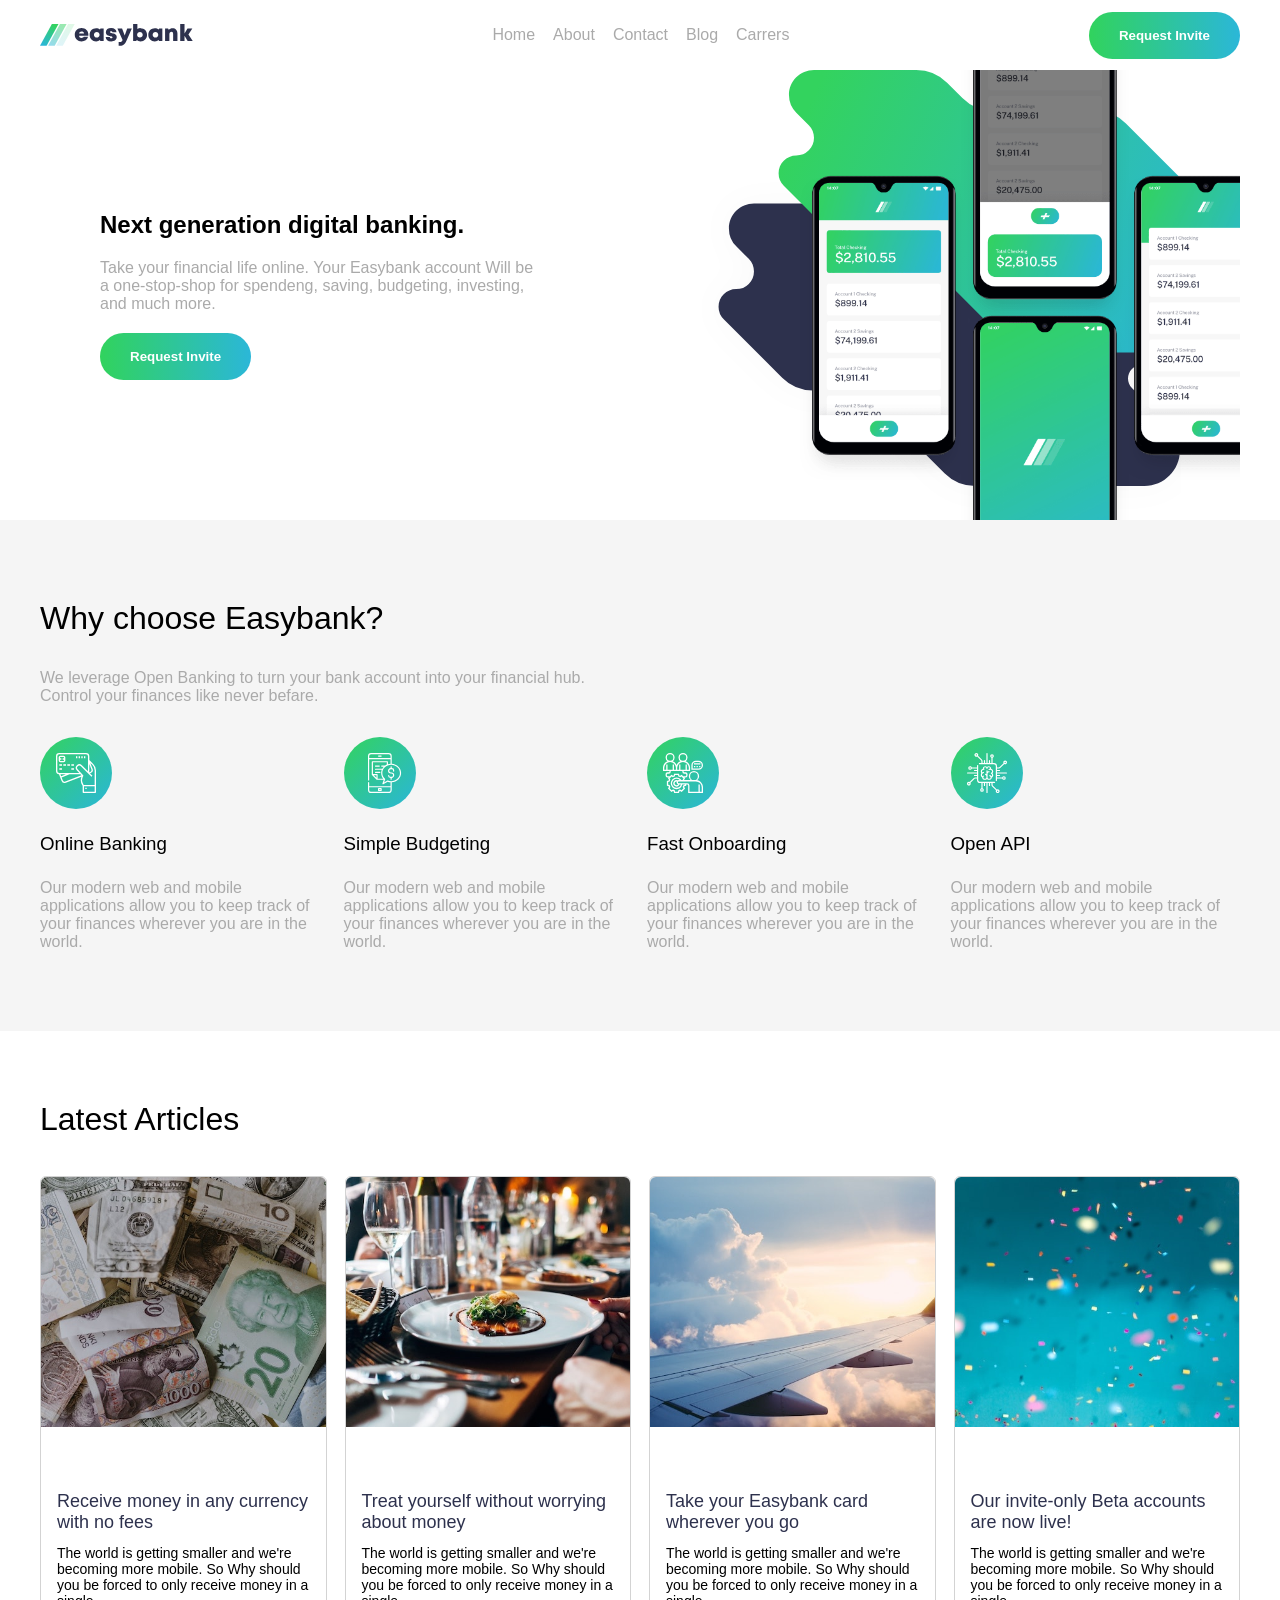
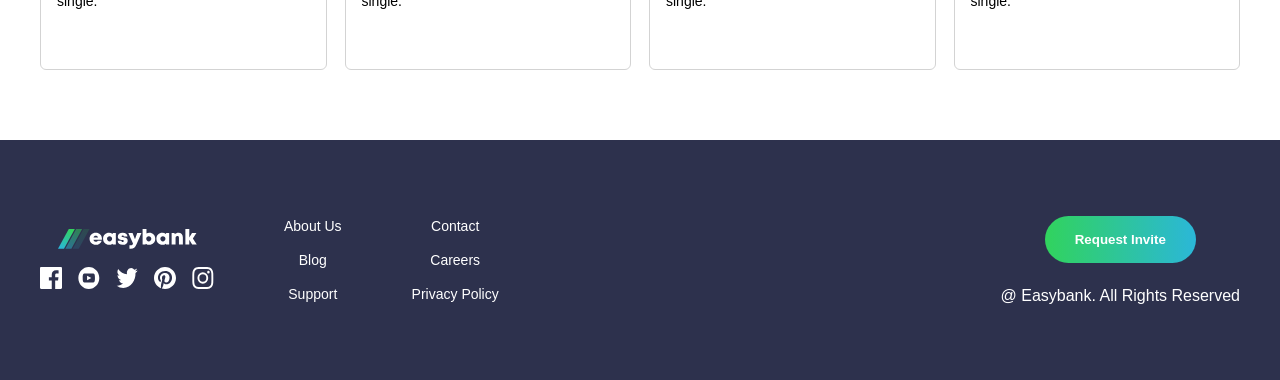
<file: ud3/practica-flexbox-2/index.html>
<!DOCTYPE html>
<html lang="es">
<head>
  <meta charset="UTF-8">
  <meta name="viewport" content="width=device-width, initial-scale=1.0">
  <link rel="stylesheet" href="style.css">
  <title>Práctica Diseño Flexbox 2</title>
  <link rel="shortcut icon" href="images/favicon-32x32.png" type="image/x-icon">
</head>
<body>
  <header>
    <div class="contenido contenido-header">
      <img class="header-logo" src="images/logo.svg" alt="Logo">
      <nav class="header-nav">
        <a href="">Home</a>
        <a href="">About</a>
        <a href="">Contact</a>
        <a href="">Blog</a>
        <a href="">Carrers</a>
      </nav>
      <button class="boton-principal">Request Invite</button>
    </div>
  </header>
  <main>
    <section class="seccion-principal">
      <div class="contenido contenido-principal">
        <div class="contenido-principal-texto">
          <h1>Next generation digital banking.</h1>
          <p>Take your financial life online. Your Easybank account Will be a one-stop-shop for spendeng, saving, budgeting, investing, and much more.</p>
          <button class="boton-principal">Request Invite</button>
        </div>
        <img class="contenido-principal-bg" src="images/bg-intro-desktop.svg" alt="">
        <img class="contenido-principal-imagen" src="images/image-mockups.png" alt="">
      </div>
    </section>
    <section class="seccion-porque">
      <div class="contenido contenido-porque">
        <h2 href="">Why choose Easybank?</h2>
        <p>We leverage Open Banking to turn your bank account into your financial hub. Control your finances like never befare.</p>
        <div class="servicios">
          <div class="servicio">
            <img src="images/icon-online.svg" alt="">
            <h3>Online Banking</h3>
            <p>Our modern web and mobile applications allow you to keep track of your finances wherever you are in the world.</p>
          </div>
          <div class="servicio">
            <img src="images/icon-budgeting.svg" alt="">
            <h3>Simple Budgeting</h3>
            <p>Our modern web and mobile applications allow you to keep track of your finances wherever you are in the world.</p>
          </div>
          <div class="servicio">
            <img src="images/icon-onboarding.svg" alt="">
            <h3>Fast Onboarding</h3>
            <p>Our modern web and mobile applications allow you to keep track of your finances wherever you are in the world.</p>
          </div>
          <div class="servicio">
            <img src="images/icon-api.svg" alt="">
            <h3>Open API</h3>
            <p>Our modern web and mobile applications allow you to keep track of your finances wherever you are in the world.</p>
          </div>
        </div>
      </div>
    </section>
    <section class="seccion-articles">
      <div class="contenido contenido-articles">
        <h2 href="">Latest Articles</h2>
        <div class="articulos">
          <article class="articulo">
            <img src="images/image-currency.jpg" alt="">
            <div>
              <h3>Receive money in any currency with no fees</h3>
              <p>The world is getting smaller and we're becoming more mobile. So Why should you be forced to only receive money in a single.</p>
            </div>
          </article>
          <article class="articulo">
            <img src="images/image-restaurant.jpg" alt="">
            <div>
              <h3>Treat yourself without worrying about money</h3>
              <p>The world is getting smaller and we're becoming more mobile. So Why should you be forced to only receive money in a single.</p>
            </div>
          </article>
          <article class="articulo">
            <img src="images/image-plane.jpg" alt="">
            <div>
              <h3>Take your Easybank card wherever you go</h3>
              <p>The world is getting smaller and we're becoming more mobile. So Why should you be forced to only receive money in a single.</p>
            </div>
          </article>
          <article class="articulo">
            <img src="images/image-confetti.jpg" alt="">
            <div>
              <h3>Our invite-only Beta accounts are now live!</h3>
              <p>The world is getting smaller and we're becoming more mobile. So Why should you be forced to only receive money in a single.</p>
            </div>
          </article>
        </div>
      </div>
    </section>
  </main>
  <footer>
    <div class="contenido contenido-footer">
      <div class="footer-links">
        <div class="footer-links-container">
          <img class="footer-logo" src="images/logo-white.svg" alt="Logo">
          <div class="footer-social">
            <a href=""><img src="images/icon-facebook.svg" alt=""></a>
            <a href=""><img src="images/icon-youtube.svg" alt=""></a>
            <a href=""><img src="images/icon-twitter.svg" alt=""></a>
            <a href=""><img src="images/icon-pinterest.svg" alt=""></a>
            <a href=""><img src="images/icon-instagram.svg" alt=""></a>
          </div>
        </div>
        <div class="footer-links-container">
          <a href="">About Us</a>
          <a href="">Blog</a>
          <a href="">Support</a>
        </div>
        <div class="footer-links-container">
          <a href="">Contact</a>
          <a href="">Careers</a>
          <a href="">Privacy Policy</a>          
        </div>
      </div>
      <div class="footer-request">
        <button class="boton-principal">Request Invite</button>
        <p>@ Easybank. All Rights Reserved</p>
      </div>
    </div>
  </footer>
</body>
</html>
</file>
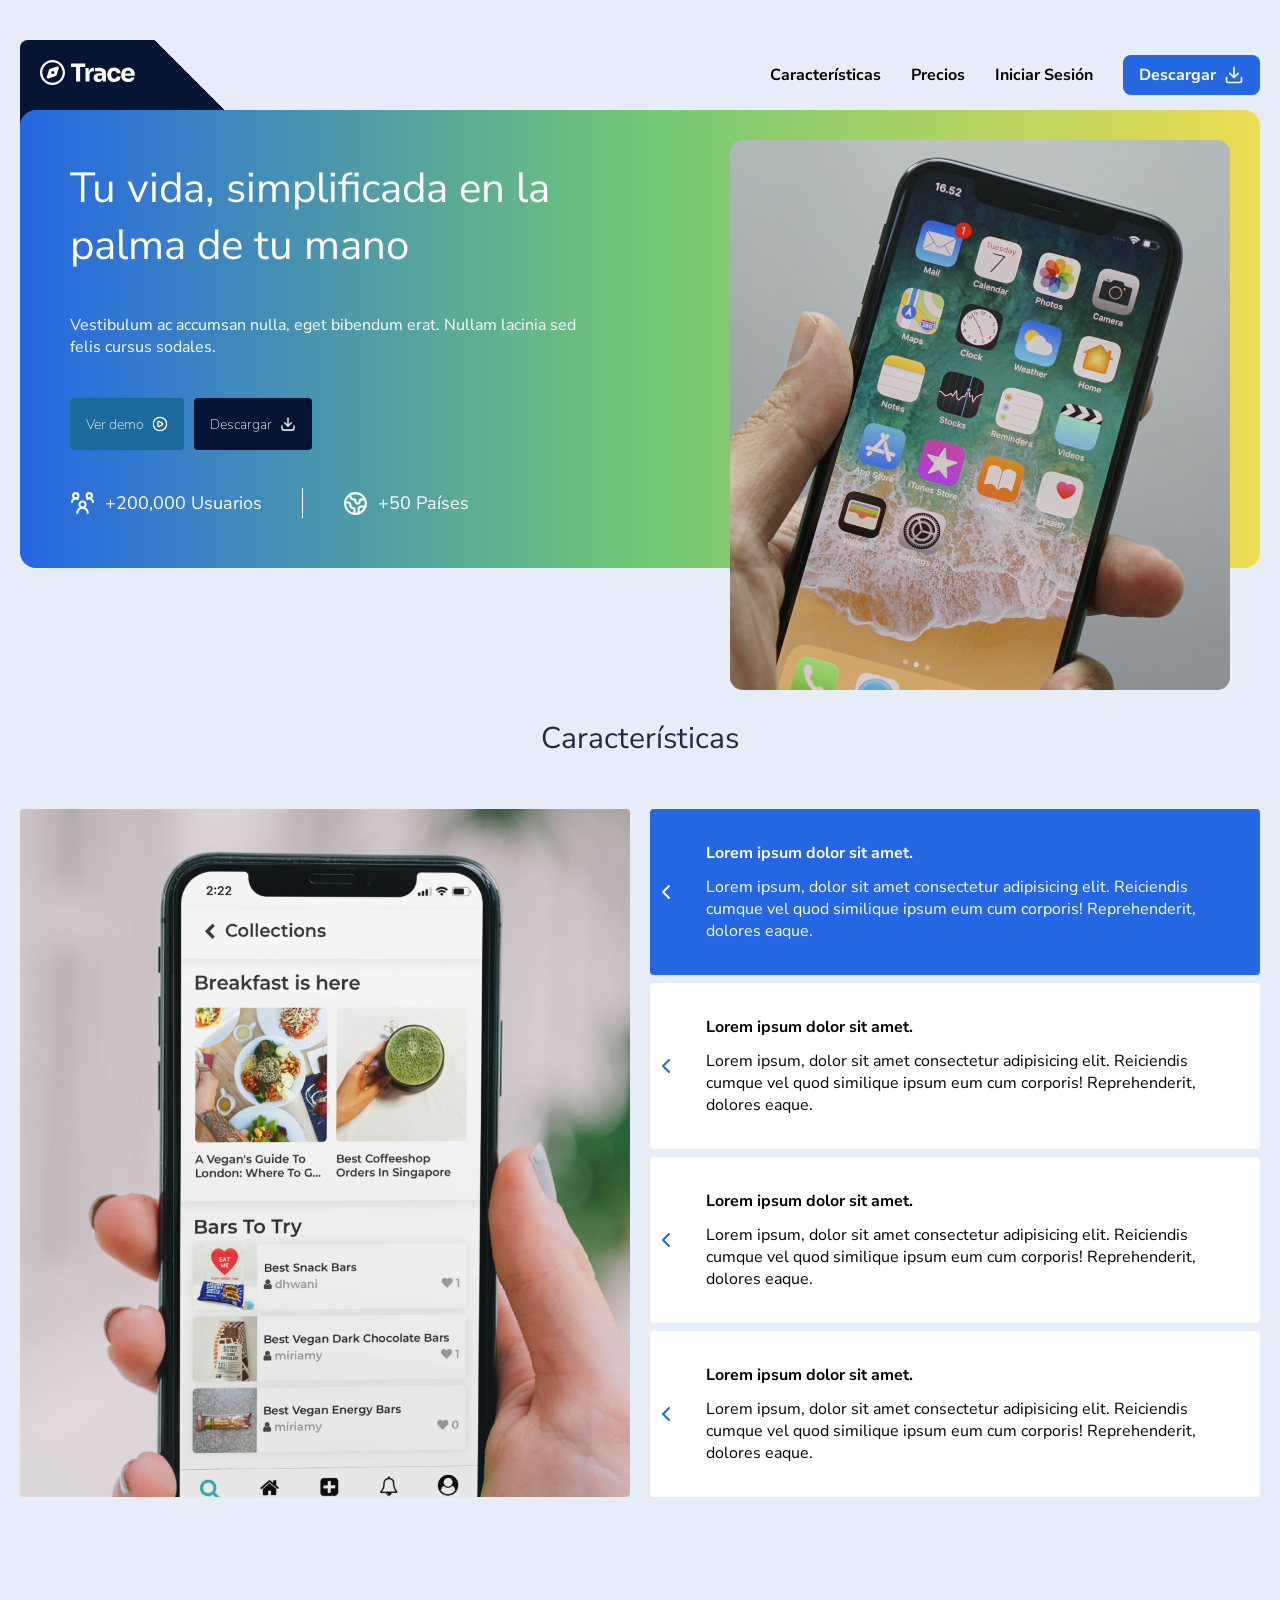
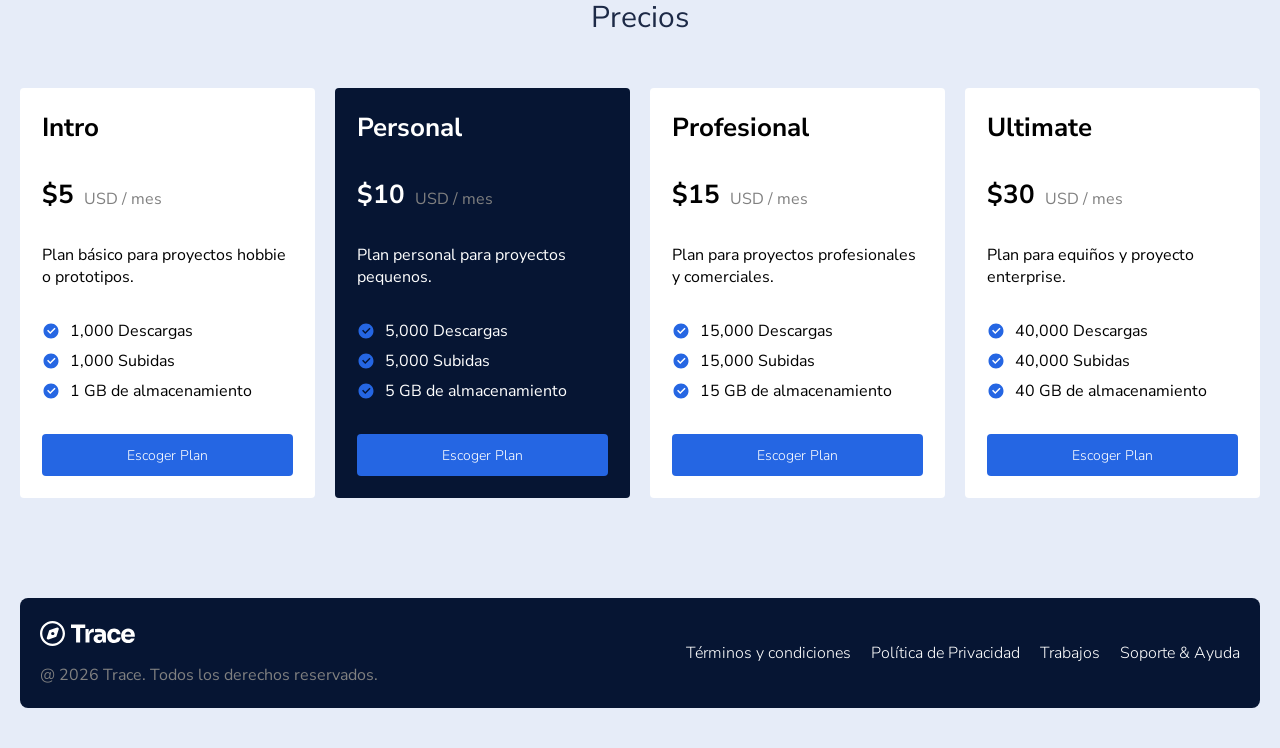
<file: ud3/practica-grid/index.html>
<!DOCTYPE html>
<html lang="es">
<head>
  <meta charset="UTF-8">
  <meta name="viewport" content="width=device-width, initial-scale=1.0">
  <title>Practica Diseño Grid</title>
  <link rel="stylesheet" href="style.css">
</head>
<body>
  <header>
    <div class="header-topbar">
      <div class="header-logo">
        <img src="images/logo.svg" alt="Logo Trace">
      </div>
      <div class="header-content">
        <nav class="header-nav">
          <a href="">Características</a>
          <a href="">Precios</a>
          <a href="">Iniciar Sesión</a>
        </nav>
        <button class="header-dl-button">
          <span>Descargar</span>
          <img src="images/icon-dl.svg" alt="">
        </button>
      </div>
      <button class="header-nav-button">
        <img src="images/icon-nav.svg" alt="">
      </button>
    </div>
    <div class="header-hero">
      <div class="header-hero-content">
        <h2>Tu vida, simplificada en la palma de tu mano</h2>
        <p>Vestibulum ac accumsan nulla, eget bibendum erat. Nullam lacinia sed felis cursus sodales.</p>
        <div class="hero-buttons">
          <button class="hero-button hero-button-demo">
            <span>Ver demo</span>
            <img src="images/icon-play.svg" alt="">
          </button>
          <button class="hero-button hero-button-dl">
            <span>Descargar</span>
            <img src="images/icon-dl.svg" alt="">
          </button>
        </div>
        <div class="hero-estadisticas">
          <div class="hero-estadistica">
            <img src="images/icon-users.svg" alt="">
            <span>+200,000 Usuarios</span>
          </div>
          <span class="separador"></span>
          <div class="hero-estadistica">
            <img src="images/icon-globe.svg" alt="">
            <span>+50 Países</span>
          </div>
        </div>
      </div>
      <img class="header-hero-img" src="images/1.png" alt="Teléfono en mano">
    </div>
  </header>
  <main>
    <section class="seccion-caracteristicas">
      <h3>Características</h3>
      <div class="caracteristicas-grid">
        <div class="caracteristicas-grid-imagen">
          <img src="images/4.png" alt="">
        </div>
        <div class="caracteristica caracteristica-selected">
          <div class="caracteristica-flecha">
            <svg xmlns="http://www.w3.org/2000/svg" width="32" height="32" viewBox="0 0 24 24" fill="none" stroke="#2566e3" stroke-width="2" stroke-linecap="round" stroke-linejoin="round" class="lucide lucide-chevron-left preview-icon"><path d="m15 18-6-6 6-6"/></svg>
          </div>
          <div class="caracteristica-texto">
            <h5>Lorem ipsum dolor sit amet.</h5>
            <p>Lorem ipsum, dolor sit amet consectetur adipisicing elit. Reiciendis cumque vel quod similique ipsum eum cum corporis! Reprehenderit, dolores eaque.</p>
          </div>
        </div>
        <div class="caracteristica">
          <div class="caracteristica-flecha">
            <svg xmlns="http://www.w3.org/2000/svg" width="32" height="32" viewBox="0 0 24 24" fill="none" stroke="#2566e3" stroke-width="2" stroke-linecap="round" stroke-linejoin="round" class="lucide lucide-chevron-left preview-icon"><path d="m15 18-6-6 6-6"/></svg>
          </div>
          <div class="caracteristica-texto">
            <h5>Lorem ipsum dolor sit amet.</h5>
            <p>Lorem ipsum, dolor sit amet consectetur adipisicing elit. Reiciendis cumque vel quod similique ipsum eum cum corporis! Reprehenderit, dolores eaque.</p>
          </div>
        </div>
        <div class="caracteristica">
          <div class="caracteristica-flecha">
            <svg xmlns="http://www.w3.org/2000/svg" width="32" height="32" viewBox="0 0 24 24" fill="none" stroke="#2566e3" stroke-width="2" stroke-linecap="round" stroke-linejoin="round" class="lucide lucide-chevron-left preview-icon"><path d="m15 18-6-6 6-6"/></svg>
          </div>
          <div class="caracteristica-texto">
            <h5>Lorem ipsum dolor sit amet.</h5>
            <p>Lorem ipsum, dolor sit amet consectetur adipisicing elit. Reiciendis cumque vel quod similique ipsum eum cum corporis! Reprehenderit, dolores eaque.</p>
          </div>
        </div>
        <div class="caracteristica">
          <div class="caracteristica-flecha">
            <svg xmlns="http://www.w3.org/2000/svg" width="32" height="32" viewBox="0 0 24 24" fill="none" stroke="#2566e3" stroke-width="2" stroke-linecap="round" stroke-linejoin="round" class="lucide lucide-chevron-left preview-icon"><path d="m15 18-6-6 6-6"/></svg>
          </div>
          <div class="caracteristica-texto">
            <h5>Lorem ipsum dolor sit amet.</h5>
            <p>Lorem ipsum, dolor sit amet consectetur adipisicing elit. Reiciendis cumque vel quod similique ipsum eum cum corporis! Reprehenderit, dolores eaque.</p>
          </div>
        </div>
      </div>
    </section>
    <section class="seccion-planes">
      <h3>Precios</h3>
      <div class="planes">
        <div class="plan">
          <h4>Intro</h4>
          <div class="plan-precios">
            <h4>$5</h4>
            <p>USD / mes</p>
          </div>
          <p>Plan básico para proyectos hobbie o prototipos.</p>
          <div class="plan-caracteristicas">
            <div class="plan-caracteristica">
              <svg xmlns="http://www.w3.org/2000/svg" width="16" height="16" viewBox="0 0 24 24" fill="#2566e3"><path fill="none" d="M0 0h24v24H0z"/><path d="M12 22C6.477 22 2 17.523 2 12S6.477 2 12 2s10 4.477 10 10-4.477 10-10 10m-.997-6 7.07-7.071-1.414-1.414-5.656 5.657-2.829-2.829-1.414 1.414z"/></svg>
              <p>1,000 Descargas</p>
            </div>
            <div class="plan-caracteristica">
              <svg xmlns="http://www.w3.org/2000/svg" width="16" height="16" viewBox="0 0 24 24" fill="#2566e3"><path fill="none" d="M0 0h24v24H0z"/><path d="M12 22C6.477 22 2 17.523 2 12S6.477 2 12 2s10 4.477 10 10-4.477 10-10 10m-.997-6 7.07-7.071-1.414-1.414-5.656 5.657-2.829-2.829-1.414 1.414z"/></svg>
              <p>1,000 Subidas</p>
            </div>
            <div class="plan-caracteristica">
              <svg xmlns="http://www.w3.org/2000/svg" width="16" height="16" viewBox="0 0 24 24" fill="#2566e3"><path fill="none" d="M0 0h24v24H0z"/><path d="M12 22C6.477 22 2 17.523 2 12S6.477 2 12 2s10 4.477 10 10-4.477 10-10 10m-.997-6 7.07-7.071-1.414-1.414-5.656 5.657-2.829-2.829-1.414 1.414z"/></svg>
              <p>1 GB de almacenamiento</p>
            </div>
          </div>
          <button>Escoger Plan</button>
        </div>
        <div class="plan plan-recomendado">
          <h4>Personal</h4>
          <div class="plan-precios">
            <h4>$10</h4>
            <p>USD / mes</p>
          </div>
          <p>Plan personal para proyectos pequenos.</p>
          <div class="plan-caracteristicas">
            <div class="plan-caracteristica">
              <svg xmlns="http://www.w3.org/2000/svg" width="16" height="16" viewBox="0 0 24 24" fill="#2566e3"><path fill="none" d="M0 0h24v24H0z"/><path d="M12 22C6.477 22 2 17.523 2 12S6.477 2 12 2s10 4.477 10 10-4.477 10-10 10m-.997-6 7.07-7.071-1.414-1.414-5.656 5.657-2.829-2.829-1.414 1.414z"/></svg>
              <p>5,000 Descargas</p>
            </div>
            <div class="plan-caracteristica">
              <svg xmlns="http://www.w3.org/2000/svg" width="16" height="16" viewBox="0 0 24 24" fill="#2566e3"><path fill="none" d="M0 0h24v24H0z"/><path d="M12 22C6.477 22 2 17.523 2 12S6.477 2 12 2s10 4.477 10 10-4.477 10-10 10m-.997-6 7.07-7.071-1.414-1.414-5.656 5.657-2.829-2.829-1.414 1.414z"/></svg>
              <p>5,000 Subidas</p>
            </div>
            <div class="plan-caracteristica">
              <svg xmlns="http://www.w3.org/2000/svg" width="16" height="16" viewBox="0 0 24 24" fill="#2566e3"><path fill="none" d="M0 0h24v24H0z"/><path d="M12 22C6.477 22 2 17.523 2 12S6.477 2 12 2s10 4.477 10 10-4.477 10-10 10m-.997-6 7.07-7.071-1.414-1.414-5.656 5.657-2.829-2.829-1.414 1.414z"/></svg>
              <p>5 GB de almacenamiento</p>
            </div>
          </div>
          <button>Escoger Plan</button>
        </div>
        <div class="plan">
          <h4>Profesional</h4>
          <div class="plan-precios">
            <h4>$15</h4>
            <p>USD / mes</p>
          </div>
          <p>Plan para proyectos profesionales y comerciales.</p>
          <div class="plan-caracteristicas">
            <div class="plan-caracteristica">
              <svg xmlns="http://www.w3.org/2000/svg" width="16" height="16" viewBox="0 0 24 24" fill="#2566e3"><path fill="none" d="M0 0h24v24H0z"/><path d="M12 22C6.477 22 2 17.523 2 12S6.477 2 12 2s10 4.477 10 10-4.477 10-10 10m-.997-6 7.07-7.071-1.414-1.414-5.656 5.657-2.829-2.829-1.414 1.414z"/></svg>
              <p>15,000 Descargas</p>
            </div>
            <div class="plan-caracteristica">
              <svg xmlns="http://www.w3.org/2000/svg" width="16" height="16" viewBox="0 0 24 24" fill="#2566e3"><path fill="none" d="M0 0h24v24H0z"/><path d="M12 22C6.477 22 2 17.523 2 12S6.477 2 12 2s10 4.477 10 10-4.477 10-10 10m-.997-6 7.07-7.071-1.414-1.414-5.656 5.657-2.829-2.829-1.414 1.414z"/></svg>
              <p>15,000 Subidas</p>
            </div>
            <div class="plan-caracteristica">
              <svg xmlns="http://www.w3.org/2000/svg" width="16" height="16" viewBox="0 0 24 24" fill="#2566e3"><path fill="none" d="M0 0h24v24H0z"/><path d="M12 22C6.477 22 2 17.523 2 12S6.477 2 12 2s10 4.477 10 10-4.477 10-10 10m-.997-6 7.07-7.071-1.414-1.414-5.656 5.657-2.829-2.829-1.414 1.414z"/></svg>
              <p>15 GB de almacenamiento</p>
            </div>
          </div>
          <button>Escoger Plan</button>
        </div>
        <div class="plan">
          <h4>Ultimate</h4>
          <div class="plan-precios">
            <h4>$30</h4>
            <p>USD / mes</p>
          </div>
          <p>Plan para equiños y proyecto enterprise.</p>
          <div class="plan-caracteristicas">
            <div class="plan-caracteristica">
              <svg xmlns="http://www.w3.org/2000/svg" width="16" height="16" viewBox="0 0 24 24" fill="#2566e3"><path fill="none" d="M0 0h24v24H0z"/><path d="M12 22C6.477 22 2 17.523 2 12S6.477 2 12 2s10 4.477 10 10-4.477 10-10 10m-.997-6 7.07-7.071-1.414-1.414-5.656 5.657-2.829-2.829-1.414 1.414z"/></svg>
              <p>40,000 Descargas</p>
            </div>
            <div class="plan-caracteristica">
              <svg xmlns="http://www.w3.org/2000/svg" width="16" height="16" viewBox="0 0 24 24" fill="#2566e3"><path fill="none" d="M0 0h24v24H0z"/><path d="M12 22C6.477 22 2 17.523 2 12S6.477 2 12 2s10 4.477 10 10-4.477 10-10 10m-.997-6 7.07-7.071-1.414-1.414-5.656 5.657-2.829-2.829-1.414 1.414z"/></svg>
              <p>40,000 Subidas</p>
            </div>
            <div class="plan-caracteristica">
              <svg xmlns="http://www.w3.org/2000/svg" width="16" height="16" viewBox="0 0 24 24" fill="#2566e3"><path fill="none" d="M0 0h24v24H0z"/><path d="M12 22C6.477 22 2 17.523 2 12S6.477 2 12 2s10 4.477 10 10-4.477 10-10 10m-.997-6 7.07-7.071-1.414-1.414-5.656 5.657-2.829-2.829-1.414 1.414z"/></svg>
              <p>40 GB de almacenamiento</p>
            </div>
          </div>
          <button>Escoger Plan</button>
        </div>
      </div>
    </section>
  </main>
  <footer>
    <div class="footer-logo-copy">
      <div class="footer-logo">
        <img src="images/logo.svg" alt="">
      </div>
      <p>@ 2026 Trace. Todos los derechos reservados.</p>
    </div>
    <div class="footer-nav">
      <a href="">Términos y condiciones</a>
      <a href="">Política de Privacidad</a>
      <a href="">Trabajos</a>
      <a href="">Soporte & Ayuda</a>
    </div>
  </footer>
</body>
</html>
</file>
<file: practica-flexbox-2/style.css>
/* Esto para quitar margenes y que el tamaño se reduzca con los bordes */
* {
  margin: 0;
  box-sizing: border-box;
  font-family: 'Segoe UI', Tahoma, Geneva, Verdana, sans-serif;
}

/* Body con todo centrado */
body {
  background-color: white;
  display: flex;
  flex-direction: column;
  align-items: center;
  width: 100%;
}

/* Las secciones del body tambien centradas */
header, main, footer {
  width: 100%;
  display: flex;
  flex-direction: column;
  align-items: center;
}

footer {
  background-color: #2d314d;
}

a {
  color: #aaaaaa;
  text-decoration: none;
}

h2 {
  font-size: 32px;
  font-weight: 400;
}

/* Este div para poder poner el fondo de los contenedores que ocupe todo el ancho y solo el contenido de ellos no se salga */
.contenido {
  width: 100%;
  max-width: 1200px;
}

/* Estilos común para todas las secciones */
section {
  width: 100%;
  display: flex;
  flex-direction: column;
  align-items: center;
}

.header-logo {
  height: 22px;
}

.header-nav {
  display: flex;
  gap: 18px;
}

.contenido-header {
  padding: 10px 0;
  display: flex;
  justify-content: space-between;
  align-items: center;
  height: 70px;
}

.boton-principal {
  padding: 16px 30px;
  border: 0;
  border-radius: 200px;
  background-image: linear-gradient(to right, #31d35d, #2bb7d8);
  color: white;
  font-weight: 600;
  cursor: pointer;
  width: fit-content;
}

/* Contenido principal */
.contenido-principal {
  height: 450px;
  display: flex;
  align-items: center;
  gap: 50px;
  position: relative;
  overflow: hidden;
  justify-content: space-between;
}

.contenido-principal-bg {
  height: 100%;
}

.contenido-principal-imagen {
  position: absolute;
  right: -50px;
  top: -50px;
  height: 600px;
}

.contenido-principal-texto {
  max-width: 500px;
  padding-left: 60px;
  display: flex;
  flex-direction: column;
  gap: 20px;
  p {
    color: #aaaaaa;
  }
}

/* Color del fondo de la sección de why */
.seccion-porque {
  background-color: #f5f5f5;

}

.contenido-porque {
  padding: 80px 0;
  display: flex;
  flex-direction: column;
  gap: 32px;
  p {
    color: #aaaaaa;
    max-width: 550px;
  }
}

.servicios {
  display: flex;
  gap: 14px;
}

.servicio {
  display: flex;
  flex-direction: column;
  gap: 24px;
  img {
    /* Esto para que no se ponga con el ancho 100% */
    width: fit-content;
  }
  h3 {
    font-weight: 400;
  }
}

/* Seccion de articulos */
.seccion-articles {
  margin: 70px 0;
}

.contenido-articles {
  display: flex;
  flex-direction: column;
  gap: 38px;
}

.articulos {
  display: flex;
  gap: 18px;
}

.articulo {
  width: calc(25% - 9px);
  border-radius: 6px;
  border: 1px solid lightgray;
  img {
    border-radius: 6px 6px 0 0;
    width: 100%;
    height: 250px;
    object-fit: cover;
  }
  div {
    padding: 60px 16px;
    display: flex;
    flex-direction: column;
    gap: 12px;
    h3 {
      color: #2d314d;
      font-weight: 400;
      font-size: 18px;
    }
    p {
      font-size: 14px;
    }
  }
}

/* Footer */
.contenido-footer {
  display: flex;
  justify-content: space-between;
  align-items: center;
  height: 240px;
  font-weight: 300;
}

.footer-logo {
  height: 20px;
}

.footer-social {
  display: flex;
  gap: 16px;
  a {
    img {
      height: 22px;
      aspect-ratio: 1/1;
    }
  }
}

.footer-request {
  display: flex;
  flex-direction: column;
  align-items: center;
  justify-content: center;
  gap: 24px;
  p {
    color: white;
  }
}

.footer-links {
  display: flex;
  gap: 70px;
}

.footer-links-container {
  display: flex;
  flex-direction: column;
  align-items: center;
  justify-content: center;
  gap: 18px;
  a {
    color: white;
    font-size: 14px;
  }
}
</file>
<file: practica-flexbox/style.css>
/* Fuente que he visto parecidilla en google fonts */
@import url('https://fonts.googleapis.com/css2?family=Noto+Sans:ital,wght@0,100..900;1,100..900&display=swap');


/* He ido haciendo la practica con la foto que nos has pasado abierta en un programa de fotos */
/* Asi he ido sacando los colores que tienen cada seccion y eso ademas de ir midiendo todos los margenes */
/* y lo que ocupa cada contenedor y eso, para hacerlo lo más parecido posible */

/* Yo por mi parte he visto mucho CSS por mi cuenta */
/* Seguramente la mitad de cosas las haga de formas que no son correctas del todo pero bueno es lo que sé */

* {
  margin: 0;
  box-sizing: border-box;
  font-family: "Noto Sans", sans-serif;
  font-optical-sizing: auto;
  font-weight: 300;
  font-style: normal;
  color: white;
}

body {
  background-color: #181f2a;
  display: flex;
  flex-direction: column;
  justify-content: center;
  align-items: center;
}

header, main, footer {
  width: 100%;
  display: flex;
  flex-direction: column;
  align-items: center;
}

header {
  background-color: #1c2431;
}

a {
  text-decoration: none;
}

main {
  gap: 120px;
}

.contenido-header {
  display: flex;
  justify-content: space-between;
  padding: 60px 0;
}

/* Esta clase es un poco rara pero es para un div que tienen todas las secciones */
/* Lo he hecho asi porque necesito que la seccion primera de todas que tiene la imagen de fondo curva esa */
/* tenga el ancho completo, y la ultima de todas que le pilla el fondo asi entre medias */
/* Es la forma que se me ha ocurrido nose */
.contenido {
  width: 100%;
  /* El padding inline lo he puesto para que cuando se estreche la web completa no quede el contenido pegado a los bordes */
  padding-inline: 60px;
  /* Max width he visto en la foto que son 1200px pero le voy a sumar lo del padding inline 1200+120 */
  max-width: 1320px;
}

.header-logo {
  max-width: 100px;
}

.header-nav {
  display: flex;
  gap: 1rem;
  a {
    color: white;
    text-decoration: none;
  }
}

section {
  width: 100%;
  display: flex;
  justify-content: center;
  align-items: center;
}

.seccion-principal-curva {
  height: 50px;
  width: 100%;
  position: absolute;
  bottom: 0;
  user-select: none;
}

.seccion-principal-img {
  width: 100%;
  max-width: 500px;
  z-index: 1;
}

.seccion-principal {
  flex-direction: column;
}

.seccion-principal-imagenes {
  width: 100%;
  padding: 60px 0 0 0;
  display: flex;
  justify-content: center;
  position: relative;
  background-color: #1c2431;
  margin-bottom: 120px;
}

.contenido-principal {
  display: flex;
  flex-direction: column;
  align-items: center;
  h2 {
    text-align: center;
    font-size: 48px;
    font-weight: 700;
    margin-bottom: 50px;
  }
  p {
    text-align: center;
    margin-bottom: 20px;
  }
  button {
    border: 0;
    outline: 0;
    padding: 16px 80px;
    /* Le pongo doble background por si algun navegador no tiene lo del linear gradient que yo sepa es importante */
    background-color: black;
    background: linear-gradient(to right, black, #fdbfca);
    cursor: pointer;
    border-radius: 30px;
    font-size: 16px;
    font-weight: 600;
  }
}

.contenido-servicios {
  display: flex;
  flex-wrap: wrap;
  gap: 24px;
  /* Este lo he buscado en google porque no sabia como hacer la separacion entre las filas. */
  row-gap: 40px;
}

.servicio {
  display: flex;
  flex-direction: column;
  align-items: center;
  /* Este lo he buscado tmb para hacer que solo aparezcan 2 por fila. */
  /* Se calcula el 50% del contenedor padre quitando los 12px de gap que le tocan. Como son 2 pues cada uno 12px de los 24 que tiene el gap */
  max-width: calc(50% - 12px);
  text-align: center;
  h4 {
    margin: 20px 0;
    font-size: 20px;
    font-weight: 600;
  }
}

.servicio-imagen {
  height: 130px;
  width: 110px;
  display: flex;
  align-items: center;
  img {
    width: 100%;
    height: fit-content;
  }
}

.contenido-productivo {
  display: flex;
  justify-content: center;
  gap: 70px;
}

.contenido-productivo-imagen {
  width: calc(50% - 35px);
  max-width: 500px;
  height: fit-content;
}

.contenido-productivo-texto {
  width: calc(50% - 35px);
  display: flex;
  flex-direction: column;
  justify-content: center;
  gap: 24px;
  h3 {
    font-size: 32px;
    font-weight: 600;
  }
}

.contenido-productivo-boton {
  display: flex;
  gap: 8px;
  padding: 8px 0;
  width: fit-content;
  border-bottom: 1px solid #62e0d9;
  p {
    color: #62e0d9;
  }
}

.seccion-notas-comillas {
  height: 32px;
}

.notas {
  display: flex;
  gap: 50px;
}

.nota {
  background-color: #202a3c;
  padding: 24px;
  border-radius: 8px;
  display: flex;
  flex-direction: column;
  gap: 32px;

  /* Esto para la sombra que tiene que se ve poco pero esta, he buscado y es el offset de x el de y el blur y el color */
  box-shadow: 1px 1px 5px #222934;
}

.avatar {
  display: flex;
  gap: 18px;
}

.avatar-imagen {
  height: 40px;
  width: 40px;
  object-fit: cover;
  border-radius: 100%;
}

.avatar-text {
  display: flex;
  flex-direction: column;
  justify-content: space-between;
  h6 {
    font-size: 16px;
    font-weight: 600;
    line-height: 14px;
  }
  p {
    font-size: 12px;
    line-height: 12px;
    color: #959595;
  }
}

.seccion-contacto {
  /* He investigado como poner una mitad del fondo de un color y otra de otro y se supone que asi se hace y funciona asi que perfecto */
  background: linear-gradient(to bottom, #181f2a 50%, #0b1523 51%);
}

.contenido-contacto {
  border-radius: 8px;
  background-color: #202a3c;
  height: 280px;
  display: flex;
  flex-direction: column;
  justify-content: center;
  gap: 30px;
  padding: 0 24px;
  h5 {
    font-size: 24px;
    font-weight: 600;
    text-align: center;
  }
  p {
    text-align: center;
  }
}

.form-contacto {
  display: flex;
  height: 50px;
  gap: 18px;
  input {
    /* Flex grow para que crezca todo el espacio que le queda */
    flex-grow: 1;
    border: 0;
    outline: 0;
    border-radius: 30px;
    font-size: 16px;
    padding: 20px;
    font-weight: 400;
    color: black;
  }
  button {
    border: 0;
    outline: 0;
    width: 200px;
    height: 100%;
    cursor: pointer;
    border-radius: 30px;
    font-size: 16px;
    font-weight: 600;
    color: #c0c0c0;
    background-color: #65e2d9;
    background: linear-gradient(to right, #65e2d9, #349fcc);
  }
}

footer {
  padding: 100px 0 60px;
  background-color: #0b1523;
}

.contenido-footer {
  display: flex;
  flex-direction: column;
  gap: 40px;
}

.logo-footer {
  width: 200px;
}

.secciones-footer {
  display: flex;
  justify-content: space-between;
}

.secciones-footer-about {
  display: flex;
  max-width: 290px;
  gap: 16px;
  img {
    height: fit-content;
  }
}

.secciones-footer-enlaces {
  display: flex;
  flex-direction: column;
  gap: 12px;
  div {
    display: flex;
    gap: 16px;
    img {
      height: fit-content;
    }
  }
}

.secciones-footer-rrss {
  display: flex;
  gap: 16px;
  a {
    display: flex;
    padding: 8px;
    border: 1px solid white;
    height: fit-content;
    border-radius: 100%;
  }
}

/* He metido lo del @media para poner wrap en algunos contenedor y que se vea mejor en pantallas mas pequeñas */
/* Lo que he hecho es ir haciendo la pantalla menos ancha hasta que he visto que se ve raro y he metido los cambios */
/* Que he visto necesario en las clases necesarias */
@media (max-width: 930px) {
  .contenido-servicios, .contenido-productivo {
    flex-wrap: wrap;
  }
  .contenido-productivo-texto {
    width: 100%;
    max-width: none;
  }
  .contenido-productivo-imagen {
    width: 100%;
    max-width: 400px;
  }
  .servicio {
    max-width: none;
  }
  .notas {
    flex-wrap: wrap;
  }
  .contenido-contacto {
    height: auto;
    padding: 24px;
  }
  .form-contacto {
    flex-wrap: wrap;
    height: auto;
    input, button {
      flex-grow: 1;
      height: 50px;
    }
  }
  .secciones-footer {
    flex-wrap: wrap;
    row-gap: 20px;
  }
}
</file>
<file: prueba-inicial/src/style.css>
@import url('https://fonts.googleapis.com/css2?family=Poppins:ital,wght@0,100;0,200;0,300;0,400;0,500;0,600;0,700;0,800;0,900;1,100;1,200;1,300;1,400;1,500;1,600;1,700;1,800;1,900&family=Tangerine:wght@400;700&display=swap');

body {
  /* height: 100dvh; */
  margin: 0;
  display: flex;
  flex-direction: column;
  background-color: var(--bg);
  color: var(--main);
  font-family: "Poppins", sans-serif;


  /* Variables de colores */
  --bg: black;
  --border: #262626;
  --main: white;
  --main-opacity: #0000009b;

}

header {
  width: 100%;
  box-sizing: border-box;
  z-index: 9999;
  position: fixed;
  top: 0;
  padding-inline: 1rem;
  height: 4rem;
  border-bottom: 1px solid var(--border);
  display: flex;
  align-items: center;
  justify-content: space-between;
  background-color: var(--main-opacity);
  backdrop-filter: blur(10px);
}

main {
  margin-top: 4rem;
}

footer {
  padding: 1rem;
  height: 8rem;
  border-top: 1px solid var(--border);
}

.header-title {
  display: flex;
  align-items: center;
  transition: 0.2s;
  cursor: pointer;
  color: var(--main);
  text-decoration: none;
  &:hover {
    transform: scale(1.05);
  }
}

.header-icon {
  height: 2rem;
  aspect-ratio: 1/1;
}

.header-text {
  margin-left: 0.5rem;
  font-size: 2rem;
  font-family: "Tangerine", cursive;
  font-weight: 700;
  font-style: normal;
}

.header-list {
  list-style: none;
  display: flex;
  align-items: center;
  gap: 1rem;
}

.header-nav-element {
  color: var(--main);
  text-decoration: none;
  font-family: "Poppins", sans-serif;
  font-weight: 300;
  font-style: normal;
  text-decoration: underline;
  text-decoration-color: transparent;
  text-underline-offset: 0.2rem;
  transition: 0.1s;

  &:hover {
    text-decoration-color: var(--main);
  }
}

.header-nav-element-important {
  background-color: var(--main);
  border-radius: 100px;
  padding: 0.5rem 1rem;
  color: var(--bg);
  text-decoration: none;
  font-family: "Poppins", sans-serif;
  font-weight: 600;
  font-style: normal;
  text-decoration: underline;
  text-decoration-color: transparent;
  text-underline-offset: 0.2rem;
  transition: 0.1s;

  &:hover {
    text-decoration-color: var(--bg);
  }
}

.nav-selected {
  text-decoration-color: initial;
}

.section-hero {
  position: relative;
  height: 700px;
}

.section-hero-bg {
  position: absolute;
  height: 100%;
  width: 100%;
  object-fit: cover;
  opacity: 20%;
}

.section-hero-content {
  gap: 2rem;
  position: absolute;
  height: 100%;
  width: 100%;
  display: flex;
  align-items: center;
  justify-content: center;
  flex-direction: column;
  h3 {
    font-size: 2rem;
    font-family: "Poppins", sans-serif;
    font-weight: 700;
    font-style: italic;
  }
  p {
    font-family: "Poppins", sans-serif;
    font-weight: 300;
    max-width: 64rem;
    text-align: center;
  }
}

.hero-logo {
  display: flex;
  flex-direction: column;
  align-items: center;
}

.hero-logo-icon {
  height: 8rem;
  aspect-ratio: 1/1;
}

.hero-logo-text {
  margin: -2rem 0 0 0;
  font-size: 8rem;
  font-family: "Tangerine", cursive;
  font-weight: 700;
  font-style: normal;
  text-align: center;
}

.section-description {
  margin-top: 2rem;
  display: flex;
  justify-content: center;
  padding: 2rem;
}

.section-description-text {
  display: flex;
  flex-direction: column;
  justify-content: center;
  h4 {
    margin: 0;
    font-size: 2rem;
    font-family: "Poppins", sans-serif;
    font-weight: 700;
    font-style: italic;
  }
  p {
    width: 38rem;
    font-family: "Poppins", sans-serif;
    font-weight: 300;
    max-width: 64rem;
  }
}

.section-description-img {
  margin-left: 12rem;
  height: 24rem;
  width: 38rem;
  object-fit: cover;
  border-radius: 2rem;
}

.section-description-left {
  h4 {
    text-align: right;
  }
  p {
    text-align: right;
  }
  .section-description-img {
    margin-left: 0rem;
    margin-right: 12rem;
  }
}

/* ----------------------------- SECCION BASE ----------------------------- */
.section {
  display: flex;
  flex-direction: column;
  align-items: center;
  margin: 2.5rem 0;
  h4 {
    margin: 0;
    font-size: 2rem;
    font-family: "Poppins", sans-serif;
    font-weight: 700;
    font-style: normal;
    text-align: center;
  }
  p {
    max-width: 64rem;
    text-align: center;
    margin-top: 0;
  }
  img {
    width: 64rem;
    aspect-ratio: 16/9;
    border-radius: 1rem;
  }
}

/* ----------------------------- FORMULARIO DE CONTACTO ----------------------------- */
.contact {
  width: 70rem;
  max-width: 1100px;
  height: 600px;
  display: flex;
  border-radius: 1rem;
  border: 1px solid var(--border);

  img {
    width: 28rem;
    height: 100%;
    object-fit: cover;
    border-radius: 0 1rem 1rem 0;
  }
}

.form-contact {
  width: 100%;
  padding: 2rem;
  display: flex;
  flex-direction: column;
  label {
    font-family: "Poppins", sans-serif;
    font-weight: 300;
    font-style: normal;
  }

  input, select, textarea {
    margin-bottom: 0.5rem;
    height: 5rem;
    border: 0;
    outline: 0;
    padding: 0 0.5rem;
    border-radius: 0.5rem;
    background-color: var(--border);
    color: var(--main);
  }

  textarea {
    padding: 0.5rem;
    resize: none;
    margin-bottom: 0;
    height: 100%;
  }
}

.contact-send {
  margin-top: 1rem;
  padding: 0.5rem;
  max-width: 12rem;
  border: 0;
  border-radius: 0.5rem;
  font-size: 1rem;
  cursor: pointer;
  background-color: var(--border);
  color: var(--main);
}

/* ----------------------------- TABLA DEL MENÚ ----------------------------- */
.menu-table {
  font-size: 1.5rem;
  border: 1px solid var(--border);
  border-radius: 0.5rem;
  margin-top: 0.5rem;

  /* Esto para que sea el borde simple que si no esta doble borde */
  border-collapse: collapse;
  width: 64rem;
  th {
    background-color: var(--border);
  }

  .menu-table-price {
    text-align: center;
  }
}

/* ----------------------------- FOOTER ----------------------------- */
.footer-logo {
  display: flex;
  flex-direction: column;
  align-items: center;
}

.footer-logo-icon {
  height: 3rem;
  aspect-ratio: 1/1;
}

.footer-logo-text {
  margin: 0;
  font-size: 3rem;
  font-family: "Tangerine", cursive;
  font-weight: 700;
  font-style: normal;
  text-align: center;
}

.footer-logo-copy {
  font-family: "Poppins", sans-serif;
  font-weight: 300;
  font-style: normal;
}
</file>
<file: apuntes/flex-box/style.css>
* {
  margin: 0;
  /* Medidas totales con margen y padding incluido */
  box-sizing: border-box;
}

body {
  background-color: black;
  color: white;
  margin: 0;
}

.container {
  border: 1px solid limegreen;
  margin: auto;
  background-color: aqua;
  color: black;
  width: 600px;
  height: 400px;

  display: flex;
  /* flex-direction: column; */
  /* flex-wrap: wrap; */

  /* Flex direction + wrap */
  /* flex-flow: row wrap; */

  /* space-around para margenes igual a todos los hijos a la izquierda y derecha */
  /* justify-content: space-around; */

  /* space-around para margenes igual a todos los hijos sin sumar intermedios */
  /* justify-content: space-evenly; */
  /* align-items: center; */

  /* Alinear todas las filas o columnas */
  /* align-content: flex-start; */

}

.item {
  /* border: 1px solid limegreen; */
  width: 100px;
  height: 100px;
  display: flex;

  /* Permitir que el elemento crezca respecto al padre. Default: 0 */
  flex-grow: 1;

  /* Alineación en el eje principal */
  justify-content: center;

  /* Alineación en el eje secundario */
  align-items: center;
}

.item1 {
  background-color: crimson;

  /* Alineación del propio elemento */
  /* align-self: flex-end; */
  /* justify-self: flex-end; */

  /* Orden de aparición. Default: 0 */
  /* order: 1; */
}
.item2 {
  background-color: darkgoldenrod;

  /* Flex Grow en items para modificarlo en uno en concreto. Default: 1 */
  flex-grow: 2;
}
.item3 {
  background-color: darkorchid;

  /* Flex Shrink que no se hagan pequeños por el padre. Default: 1 */
  /* flex-shrink: 0; */
}
.item4 {
  background-color: darkcyan;
}
</file>
<file: ud3/practica-flexbox-2/style.css>
/* Esto para quitar margenes y que el tamaño se reduzca con los bordes */
* {
  margin: 0;
  box-sizing: border-box;
  font-family: 'Segoe UI', Tahoma, Geneva, Verdana, sans-serif;
}

/* Body con todo centrado */
body {
  background-color: white;
  display: flex;
  flex-direction: column;
  align-items: center;
  width: 100%;
}

/* Las secciones del body tambien centradas */
header, main, footer {
  width: 100%;
  display: flex;
  flex-direction: column;
  align-items: center;
}

footer {
  background-color: #2d314d;
}

a {
  color: #aaaaaa;
  text-decoration: none;
}

h2 {
  font-size: 32px;
  font-weight: 400;
}

/* Este div para poder poner el fondo de los contenedores que ocupe todo el ancho y solo el contenido de ellos no se salga */
.contenido {
  width: 100%;
  max-width: 1200px;
}

/* Estilos común para todas las secciones */
section {
  width: 100%;
  display: flex;
  flex-direction: column;
  align-items: center;
}

.header-logo {
  height: 22px;
}

.header-nav {
  display: flex;
  gap: 18px;
}

.contenido-header {
  padding: 10px 0;
  display: flex;
  justify-content: space-between;
  align-items: center;
  height: 70px;
}

.boton-principal {
  padding: 16px 30px;
  border: 0;
  border-radius: 200px;
  background-image: linear-gradient(to right, #31d35d, #2bb7d8);
  color: white;
  font-weight: 600;
  cursor: pointer;
  width: fit-content;
}

/* Contenido principal */
.contenido-principal {
  height: 450px;
  display: flex;
  align-items: center;
  gap: 50px;
  position: relative;
  overflow: hidden;
  justify-content: space-between;
}

.contenido-principal-bg {
  height: 100%;
}

.contenido-principal-imagen {
  position: absolute;
  right: -50px;
  top: -50px;
  height: 600px;
}

.contenido-principal-texto {
  max-width: 500px;
  padding-left: 60px;
  display: flex;
  flex-direction: column;
  gap: 20px;
  p {
    color: #aaaaaa;
  }
}

/* Color del fondo de la sección de why */
.seccion-porque {
  background-color: #f5f5f5;

}

.contenido-porque {
  padding: 80px 0;
  display: flex;
  flex-direction: column;
  gap: 32px;
  p {
    color: #aaaaaa;
    max-width: 550px;
  }
}

.servicios {
  display: flex;
  gap: 14px;
}

.servicio {
  display: flex;
  flex-direction: column;
  gap: 24px;
  img {
    /* Esto para que no se ponga con el ancho 100% */
    width: fit-content;
  }
  h3 {
    font-weight: 400;
  }
}

/* Seccion de articulos */
.seccion-articles {
  margin: 70px 0;
}

.contenido-articles {
  display: flex;
  flex-direction: column;
  gap: 38px;
}

.articulos {
  display: flex;
  gap: 18px;
}

.articulo {
  width: calc(25% - 9px);
  border-radius: 6px;
  border: 1px solid lightgray;
  img {
    border-radius: 6px 6px 0 0;
    width: 100%;
    height: 250px;
    object-fit: cover;
  }
  div {
    padding: 60px 16px;
    display: flex;
    flex-direction: column;
    gap: 12px;
    h3 {
      color: #2d314d;
      font-weight: 400;
      font-size: 18px;
    }
    p {
      font-size: 14px;
    }
  }
}

/* Footer */
.contenido-footer {
  display: flex;
  justify-content: space-between;
  align-items: center;
  height: 240px;
  font-weight: 300;
}

.footer-logo {
  height: 20px;
}

.footer-social {
  display: flex;
  gap: 16px;
  a {
    img {
      height: 22px;
      aspect-ratio: 1/1;
    }
  }
}

.footer-request {
  display: flex;
  flex-direction: column;
  align-items: center;
  justify-content: center;
  gap: 24px;
  p {
    color: white;
  }
}

.footer-links {
  display: flex;
  gap: 70px;
}

.footer-links-container {
  display: flex;
  flex-direction: column;
  align-items: center;
  justify-content: center;
  gap: 18px;
  a {
    color: white;
    font-size: 14px;
  }
}
</file>
<file: ud3/practica-grid/style.css>
@import url('https://fonts.googleapis.com/css2?family=Nunito+Sans:ital,opsz,wght@0,6..12,200..1000;1,6..12,200..1000&display=swap');  

* {
  margin: 0;
  border: 0;
  box-sizing: content-box;
  font-family: "Nunito Sans", sans-serif;
  font-optical-sizing: auto;
  font-weight: normal;
  font-style: normal;
  font-variation-settings:
    "wdth" 100,
    "YTLC" 500;
}

body {
  background-color: #e6ecf8;
  padding: 40px 20px;
}

header, main, footer {
  width: 100%;
  max-width: 1240px;
  margin: 0 auto;
}

.header-topbar {
  display: flex;
  justify-content: space-between;
  align-items: center;
  height: 70px;
}

.header-logo {
  background-color: #061533;
  padding: 20px;
  border-top-left-radius: 0.5rem;
  position: relative;
}

.header-logo::after {
  content: "";
  height: 100%;
  width: 70px;
  position: absolute;
  /* transform: rotate(45deg); */
  top: 0;
  left: 100%;
  background-image: linear-gradient(to bottom left, transparent 50%, #061533 50.01%);
  /* background-color: red; */
}

.header-content {
  display: flex;
  height: 40px;
  justify-content: space-between;
  gap: 30px;
}

.header-nav-button {
  display: none;
  background-color: transparent;
  border-radius: 0.5rem;
  align-items: center;
  justify-content: center;
  width: 40px;
  box-sizing: border-box;
  cursor: pointer;
  img {
    height: 30px;
  }
}

.header-dl-button {
  background-color: #2566e3;
  border-radius: 0.5rem;
  display: flex;
  align-items: center;
  justify-content: center;
  padding-inline: 16px;
  gap: 8px;
  cursor: pointer;
  img {
    height: 20px;
  }
  span {
    font-size: 16px;
    font-weight: bold;
    color: white;
  }
}

.header-nav {
  display: flex;
  align-items: center;
  gap: 30px;

  a {
    text-decoration: none;
    font-weight: bold;
    color: black;
  }
}

.header-hero {
  padding: 50px;
  background-image: linear-gradient(to right, #2566e3, #71c875, #eddd53);
  background-color: red;
  border-radius: 1rem;
  position: relative;
}

.header-hero::after {
  content: "";
  height: 50px;
  width: 50px;
  position: absolute;
  /* transform: rotate(45deg); */
  top: 0;
  left: 0;
  z-index: -1;
  background-color: #061533;
}

.header-hero-content {
  display: flex;
  flex-direction: column;
  gap: 40px;
  width: calc(50% - 50px);
  color: white;
  h2 {
    font-size: 42px;
  }
}

.header-hero-img {
  width: calc(50% - 50px);
  max-width: 500px;
  max-height: 550px;
  border-radius: 0.8rem;
  position: absolute;
  top: 30px;
  right: 30px;
}

.hero-buttons {
  display: flex;
  height: 50px;
  gap: 10px;
}

.hero-button {
  background-color: #2566e3;
  border-radius: 0.25rem;
  display: flex;
  align-items: center;
  justify-content: center;
  padding-inline: 16px;
  gap: 8px;
  height: 100%;
  cursor: pointer;
  img {
    height: 16px;
  }
  span {
    font-size: 14px;
    font-weight: lighter;
    color: white;
  }
}

.hero-button-demo {
  background-color: #1c6a9c;
}

.hero-button-dl {
  background-color: #061533;
}

.hero-estadisticas {
  display: flex;
  align-items: center;
  gap: 40px;
  height: 30px;
}

.separador {
  height: 100%;
  width: 1px;
  background-color: white;
}

.hero-estadistica {
  display: flex;
  align-items: center;
  gap: 10px;
  span {
    color: white;
    font-size: 18px;
  }
  img {
    height: 25px;
  }
}

main {
  margin-top: 150px;
}

section {
  margin-bottom: 100px;
  h3 {
    color: #1d2a47;
    margin: 50px 0;
    font-size: 30px;
    font-weight: normal;
    text-align: center;
  }
}

.caracteristicas-grid {
  width: 100%;
  /* background-color: red; */
  display: grid;
  grid-template-columns: repeat(2, 1fr);
  grid-template-rows: repeat(4, 1fr);
  column-gap: 20px;
  row-gap: 0.5rem;
}

.caracteristicas-grid-imagen {
  grid-row: span 4;
  height: 100%;
  width: 100%;

  img {
    border-radius: 0.25rem;
    height: 100%;
    width: 100%;
  }
}

.caracteristica {
  height: 100%;
  width: 100%;
  object-fit: cover;
  background-color: white;
  border-radius: 0.25rem;

  display: flex;
  gap: 24px;
  padding-right: 24px;
  box-sizing:border-box;
}


.caracteristica-selected {  
  background-color: #2566e3;
  
  .caracteristica-flecha {
    svg {
      stroke: white;
    }
  }
  .caracteristica-texto {
    color: white;
  }
}

.caracteristica-flecha {
  display: flex;
  align-items: center;
  justify-content: start;
  svg {
    height: 24px;
  }
}

.caracteristica-texto {
  display: flex;
  flex-direction: column;
  justify-content: center;

  h5 {
    font-size: 16px;
    font-weight: bold;
    margin-bottom: 12px;
  }
}

.planes {
  width: 100%;
  display: grid;
  grid-template-columns: repeat(4, 1fr);
  column-gap: 20px;
}

.plan {
  background-color: white;
  border-radius: 0.25rem;
  padding: 22px;
  display: flex;
  flex-direction: column;
  justify-content: space-between;
  gap: 32px;
  h4 {
    font-size: 26px;
    font-weight: bold;
  }
  button {
    border-radius: 0.25rem;
    width: 100%;
    height: 42px;
    padding: 0;
    background-color: #2566e3;
    color: white;
    font-size: 14px;
    font-weight: 300;
    cursor: pointer;
  }
}

.plan-recomendado {
  background-color: #061533;
  color: white;
}

.plan-precios {
  display: flex;
  align-items: end;
  gap: 10px;
  p {
    margin-bottom: 2px;
    color: gray;
  }
}

.plan-caracteristicas {
  display: flex;
  flex-direction: column;
  gap: 8px;
}

.plan-caracteristica {
  display: flex;
  align-items: center;
  gap: 10px;
  svg {
    height: 18px;
    width: 18px;
    min-height: 18px;
    min-width: 18px;
  }
}

footer {
  background-color: #061533;
  height: 110px;
  border-radius: 0.5rem;

  display: flex;
  justify-content: space-between;
  align-items: center;
  padding: 0 20px;
  box-sizing: border-box;
}

.footer-logo-copy {
  p {
    color: gray;
  }
}

.footer-logo {
  margin-bottom: 12px;
}

.footer-nav {
  display: flex;
  gap: 20px;
  a {
    color: white;
    text-decoration: none;
    font-weight: 300;
  }
}

/* 768px */
@media (max-width: 992px) {
  body {
    background-color: red;
    padding: 20px;
  }

  main {
    margin-top: 100px;
  }

  .header-hero {
    display: flex;
    gap: 2rem;
    padding: 2rem;
  }

  .header-hero-content {
    width: 60%;
  }

  .header-hero-img {
    width: 40%;
    position: initial;
    object-fit: cover;
  }

  footer {
    height: unset;
    padding: 20px;
  }

  .footer-logo-copy {
    width: 40%;
  }

  .footer-nav {
    flex-direction: column;
    align-items: center;
    gap: 10px;
  }
  
  .caracteristicas-grid {
    grid-template-columns: 1fr 2fr;
  }

  .caracteristicas-grid-imagen {
    img {
      object-fit: cover;
    }
  }

  .caracteristica {
    padding: 1rem;
    padding-left: 0;
  }

  .planes {
    grid-template-columns: repeat(2, 1fr);
    row-gap: 20px;
  }
}

/* Extra para quitar la imagen cuando ya queda muy raro */
@media (max-width: 830px) {
  .header-hero {
    display: flex;
    flex-direction: column;
  }

  .header-content {
    display: none;
  }
  
  .header-nav-button {
    display: flex;
  }

  .header-hero-content {
    width: 100%;
    text-align: center;
    align-items: center;
  }

  .header-hero-img {
    display: none;
  }

  .caracteristicas-grid {
    grid-template-columns: 1fr;
    grid-template-rows: unset;
  }

  .caracteristicas-grid-imagen {
    display: none;
  }

  .caracteristica-flecha {
    display: none;
  }

  .caracteristica {
    padding: 1rem;
  }
}

@media (max-width: 576px) {
  body {
    background-color: orange;
  }

  p {
    font-size: 12px;
  }

  footer {
    flex-direction: column;
    gap: 40px;
  }

  .planes {
    grid-template-columns: repeat(1, 1fr);
    row-gap: 20px;
  }

  .footer-logo-copy {
    width: unset;
    display: flex;
    flex-direction: column;
    align-items: center;
  }

  .footer-nav {
    flex-direction: column;
    align-items: center;
  }
}
</file>
